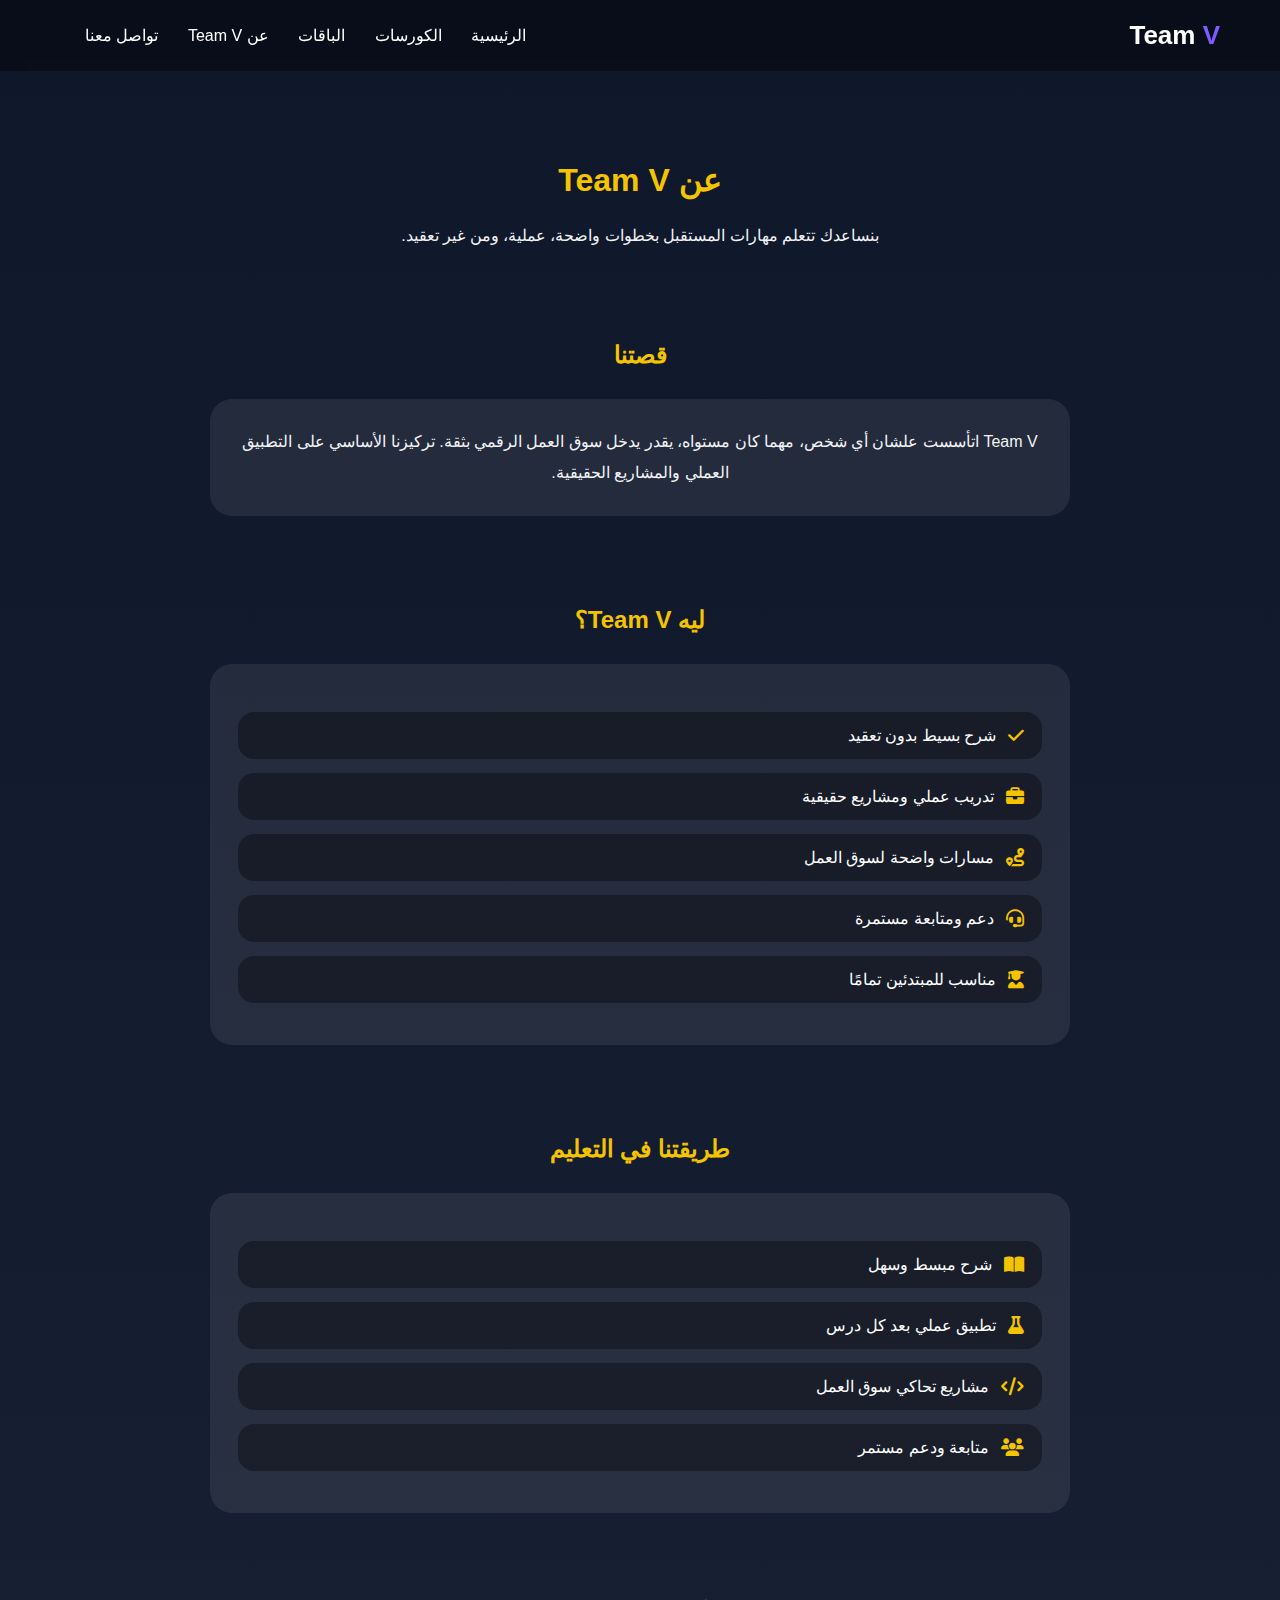
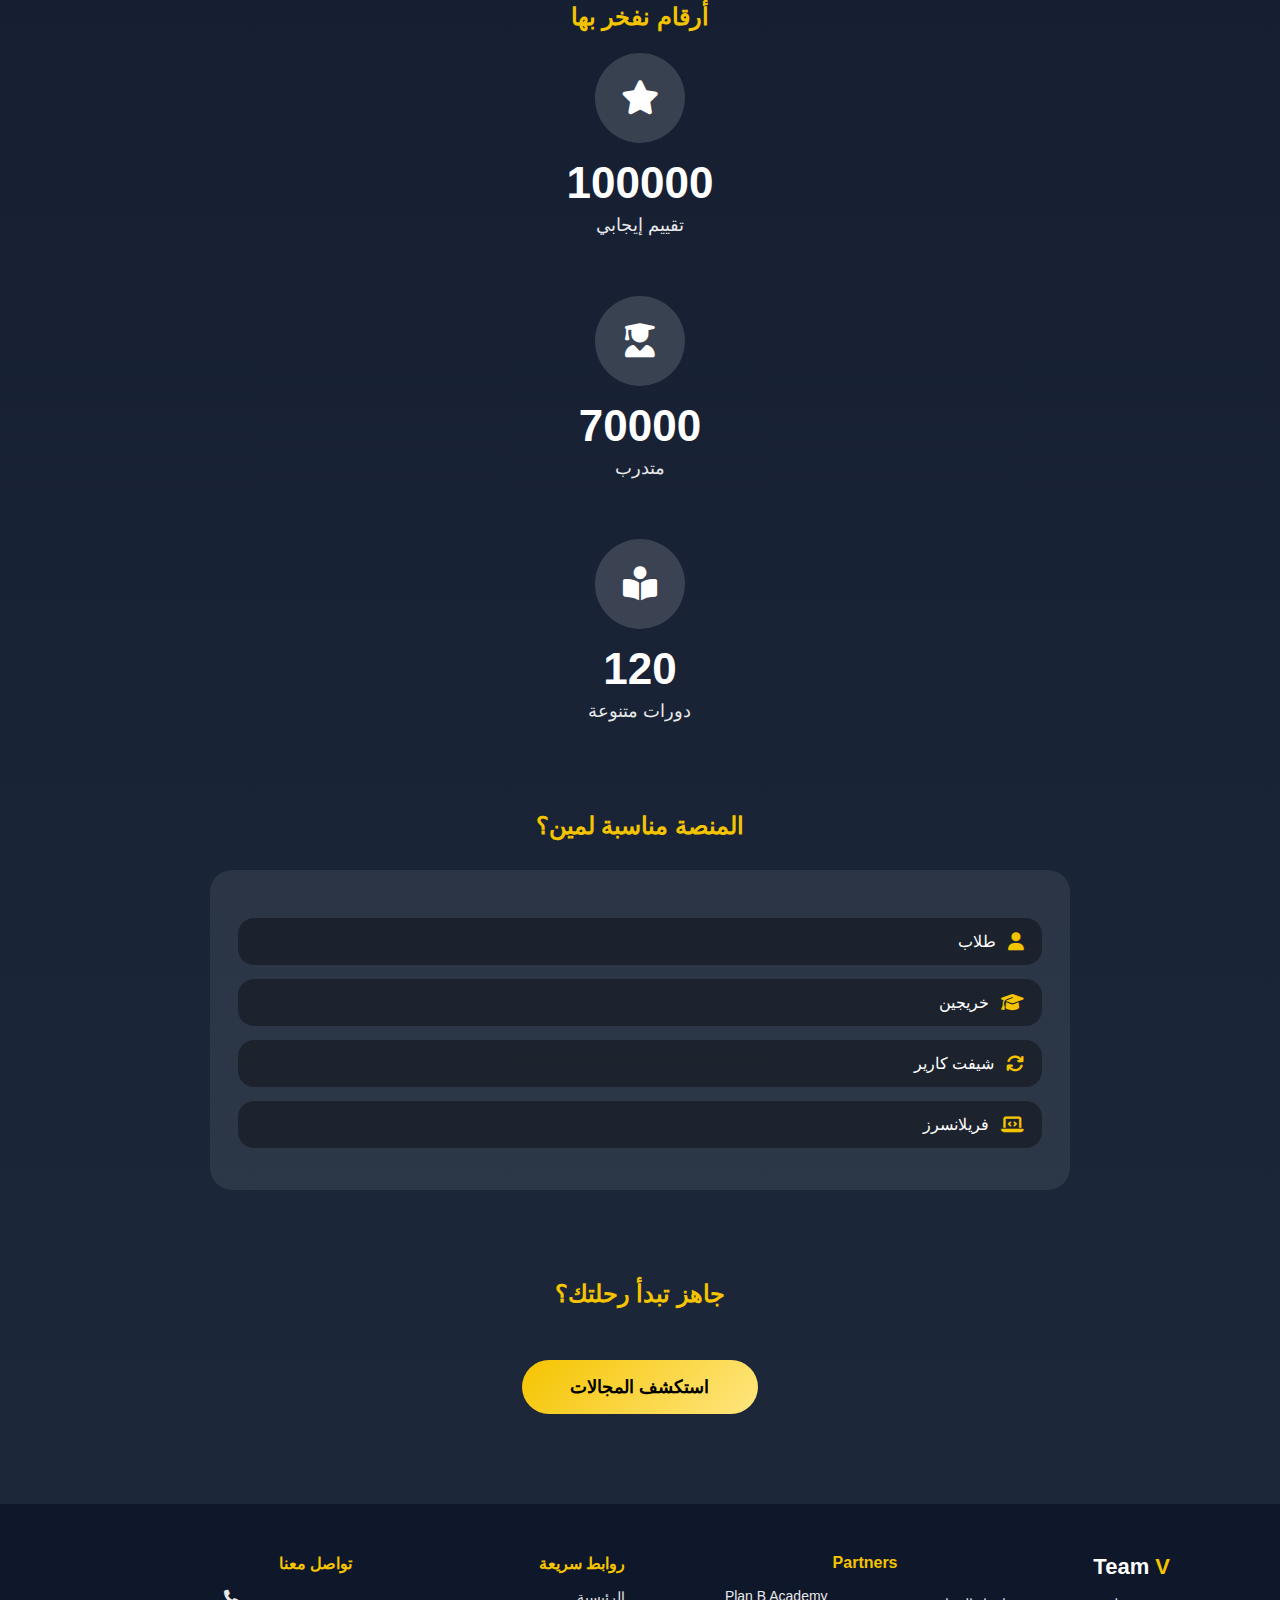
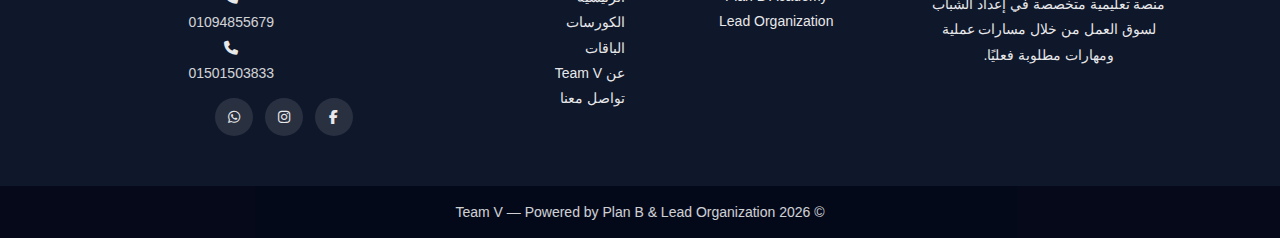
<file: apply.html>
<!DOCTYPE html>
<html lang="ar" dir="rtl">
<head>
  <meta charset="UTF-8">
  <meta name="viewport" content="width=device-width, initial-scale=1.0">
  <title>Team V | About Us</title>
  <link rel="stylesheet" href="style.css">
</head>

<body>

<header class="navbar">
  <div class="logo">Team <span>V</span></div>
  <nav>
    <a href="index.html">الرئيسية</a>
      <a href="fields.html">الكورسات</a>
      <a href="packages.html">الباقات</a>
      <a href="apply.html" class="active">عن Team V</a>
      <a href="contact.html">تواصل معنا</a>
  </nav>
</header>


































<!DOCTYPE html>
<html lang="ar" dir="rtl">
<head>
<meta charset="UTF-8">
<title>عن Team V</title>
<meta name="viewport" content="width=device-width, initial-scale=1.0">

<!-- Font Awesome -->
<link rel="stylesheet" href="https://cdnjs.cloudflare.com/ajax/libs/font-awesome/6.5.0/css/all.min.css">

<style>
/* Reset */
*{
  margin:0;
  padding:0;
  box-sizing:border-box;
  font-family:Cairo,sans-serif;
}

/* Body */
html,body{
  width:100%;
  background:linear-gradient(180deg,#0f172a,#1e293b);
  color:#fff;
}

/* Sections */
section{
  max-width:900px;
  margin:90px auto;
  padding:0 20px;
}

/* Titles */
h1,h2{
  color:#f5c400;
  text-align:center;
  margin-bottom:22px;
}

/* Text */
p{
  line-height:1.9;
  font-size:16px;
  opacity:.95;
  text-align:center;
}

/* Box */
.box{
  background:rgba(255,255,255,0.08);
  padding:28px;
  border-radius:22px;
  margin-top:30px;
}

/* Lists */
ul{
  list-style:none;
  margin-top:20px;
}
ul li{
  display:flex;
  align-items:center;
  gap:12px;
  margin-bottom:14px;
  background:rgba(0,0,0,.35);
  padding:14px 18px;
  border-radius:16px;
}
ul li i{
  color:#f5c400;
  font-size:18px;
}

/* Stats */
.stats{
  display:flex;
  flex-direction:column;
  gap:60px;
  text-align:center;
}
.stat .circle{
  width:90px;
  height:90px;
  margin:0 auto 15px;
  border-radius:50%;
  background:rgba(255,255,255,0.15);
  display:flex;
  align-items:center;
  justify-content:center;
}
.stat .circle i{
  font-size:34px;
  color:#fff;
}
.stat h3{
  font-size:44px;
  margin:10px 0 6px;
}
.stat span{
  font-size:18px;
  opacity:.9;
}

/* CTA */
.cta{
  text-align:center;
}
.cta a{
  display:inline-block;
  margin-top:30px;
  padding:16px 48px;
  border-radius:40px;
  background:linear-gradient(135deg,#f5c400,#ffe680);
  color:#000;
  font-weight:bold;
  text-decoration:none;
  font-size:18px;
}
</style>
</head>

<body>

<!-- HERO -->
<section>
  <h1>عن Team V</h1>
  <p>
    بنساعدك تتعلم مهارات المستقبل  
    بخطوات واضحة، عملية، ومن غير تعقيد.
  </p>
</section>

<!-- STORY -->
<section>
  <h2>قصتنا</h2>
  <div class="box">
    <p>
      Team V اتأسست علشان أي شخص، مهما كان مستواه،  
      يقدر يدخل سوق العمل الرقمي بثقة.  
      تركيزنا الأساسي على التطبيق العملي والمشاريع الحقيقية.
    </p>
  </div>
</section>

<!-- WHY TEAM V -->
<section>
  <h2>ليه Team V؟</h2>
  <div class="box">
    <ul>
      <li><i class="fa-solid fa-check"></i> شرح بسيط بدون تعقيد</li>
      <li><i class="fa-solid fa-briefcase"></i> تدريب عملي ومشاريع حقيقية</li>
      <li><i class="fa-solid fa-route"></i> مسارات واضحة لسوق العمل</li>
      <li><i class="fa-solid fa-headset"></i> دعم ومتابعة مستمرة</li>
      <li><i class="fa-solid fa-user-graduate"></i> مناسب للمبتدئين تمامًا</li>
    </ul>
  </div>
</section>

<!-- METHOD -->
<section>
  <h2>طريقتنا في التعليم</h2>
  <div class="box">
    <ul>
      <li><i class="fa-solid fa-book-open"></i> شرح مبسط وسهل</li>
      <li><i class="fa-solid fa-flask"></i> تطبيق عملي بعد كل درس</li>
      <li><i class="fa-solid fa-code"></i> مشاريع تحاكي سوق العمل</li>
      <li><i class="fa-solid fa-users"></i> متابعة ودعم مستمر</li>
    </ul>
  </div>
</section>

<!-- STATS -->
<section>
  <h2>أرقام نفخر بها</h2>
  <div class="stats">

    <div class="stat">
      <div class="circle">
        <i class="fa-solid fa-star"></i>
      </div>
      <h3>100000</h3>
      <span>تقييم إيجابي</span>
    </div>

    <div class="stat">
      <div class="circle">
        <i class="fa-solid fa-user-graduate"></i>
      </div>
      <h3>70000</h3>
      <span>متدرب</span>
    </div>

    <div class="stat">
      <div class="circle">
        <i class="fa-solid fa-book-open-reader"></i>
      </div>
      <h3>120</h3>
      <span>دورات متنوعة</span>
    </div>

  </div>
</section>

<!-- WHO -->
<section>
  <h2>المنصة مناسبة لمين؟</h2>
  <div class="box">
    <ul>
      <li><i class="fa-solid fa-user"></i> طلاب</li>
      <li><i class="fa-solid fa-graduation-cap"></i> خريجين</li>
      <li><i class="fa-solid fa-arrows-rotate"></i> شيفت كارير</li>
      <li><i class="fa-solid fa-laptop-code"></i> فريلانسرز</li>
    </ul>
  </div>
</section>

<!-- CTA -->
<section class="cta">
  <h2>جاهز تبدأ رحلتك؟</h2>
  <a href="fieldes.html">استكشف المجالات</a>
</section>

<!-- ===== FOOTER ===== -->
<!-- Font Awesome -->
<link rel="stylesheet" href="https://cdnjs.cloudflare.com/ajax/libs/font-awesome/6.5.0/css/all.min.css">

<footer class="site-footer">

  <div class="footer-container">

    <!-- Brand -->
    <div class="footer-box">
      <h3>Team <span>V</span></h3>
      <p>
        منصة تعليمية متخصصة في إعداد الشباب لسوق العمل  
        من خلال مسارات عملية ومهارات مطلوبة فعليًا.
      </p>
    </div>

    <!-- Partners -->
    <div class="footer-box">
      <h4>Partners</h4>
      <p>Plan B Academy</p>
      <p>Lead Organization</p>
    </div>

    <!-- Links -->
    <div class="footer-box">
      <h4>روابط سريعة</h4>
      <a href="index.html">الرئيسية</a>
      <a href="fields.html">الكورسات</a>
      <a href="packages.html">الباقات</a>
      <a href="apply.html">عن Team V</a>
      <a href="contact.html">تواصل معنا</a>
    </div>

    <!-- Contact & Social -->
    <div class="footer-box">
      <h4>تواصل معنا</h4>

      <p>
        <i class="fa-solid fa-phone"></i>
        <a href="tel:01094855679">01094855679</a>
      </p>
      <p>
        <i class="fa-solid fa-phone"></i>
        <a href="tel:01501503833">01501503833</a>
      </p>

      <div class="social">
        <a href="https://www.facebook.com/hamdy.alrifai1?mibextid=ZbWKwL" target="_blank">
          <i class="fa-brands fa-facebook-f"></i>
        </a>
        <a href="https://www.instagram.com/hamdy.alrifai1?igsh=MWpnaXF2d2hyYnI2Zg==" target="_blank">
          <i class="fa-brands fa-instagram"></i>
        </a>
        <a href="https://wa.me/201094855679" target="_blank">
          <i class="fa-brands fa-whatsapp"></i>
        </a>
      </div>
    </div>

  </div>

  <div class="footer-bottom">
    © 2026 Team V — Powered by Plan B & Lead Organization
  </div>

</footer>

<style>
.site-footer{
  background:#0f172a;
  color:#fff;
  margin-top:80px;
}
.footer-container{
  max-width:1100px;
  margin:auto;
  padding:50px 20px;
  display:grid;
  grid-template-columns:repeat(auto-fit,minmax(220px,1fr));
  gap:30px;
}
.footer-box h3{
  font-size:22px;
  margin-bottom:12px;
}
.footer-box h3 span{
  color:#f5c400;
}
.footer-box h4{
  color:#f5c400;
  margin-bottom:12px;
}
.footer-box p,
.footer-box a{
  font-size:14px;
  line-height:1.8;
  opacity:.9;
  color:#fff;
  text-decoration:none;
  display:block;
}
.footer-box a:hover{
  color:#f5c400;
}

/* Social Icons */
.social{
  display:flex;
  gap:12px;
  margin-top:12px;
}
.social a{
  width:38px;
  height:38px;
  border-radius:50%;
  background:rgba(255,255,255,0.12);
  display:flex;
  align-items:center;
  justify-content:center;
  color:#fff;
  transition:.3s;
}
.social a:hover{
  background:#f5c400;
  color:#000;
}

.footer-bottom{
  text-align:center;
  padding:18px;
  background:#020617;
  font-size:14px;
  opacity:.8;
}
</style>

</body>
</html>
</file>
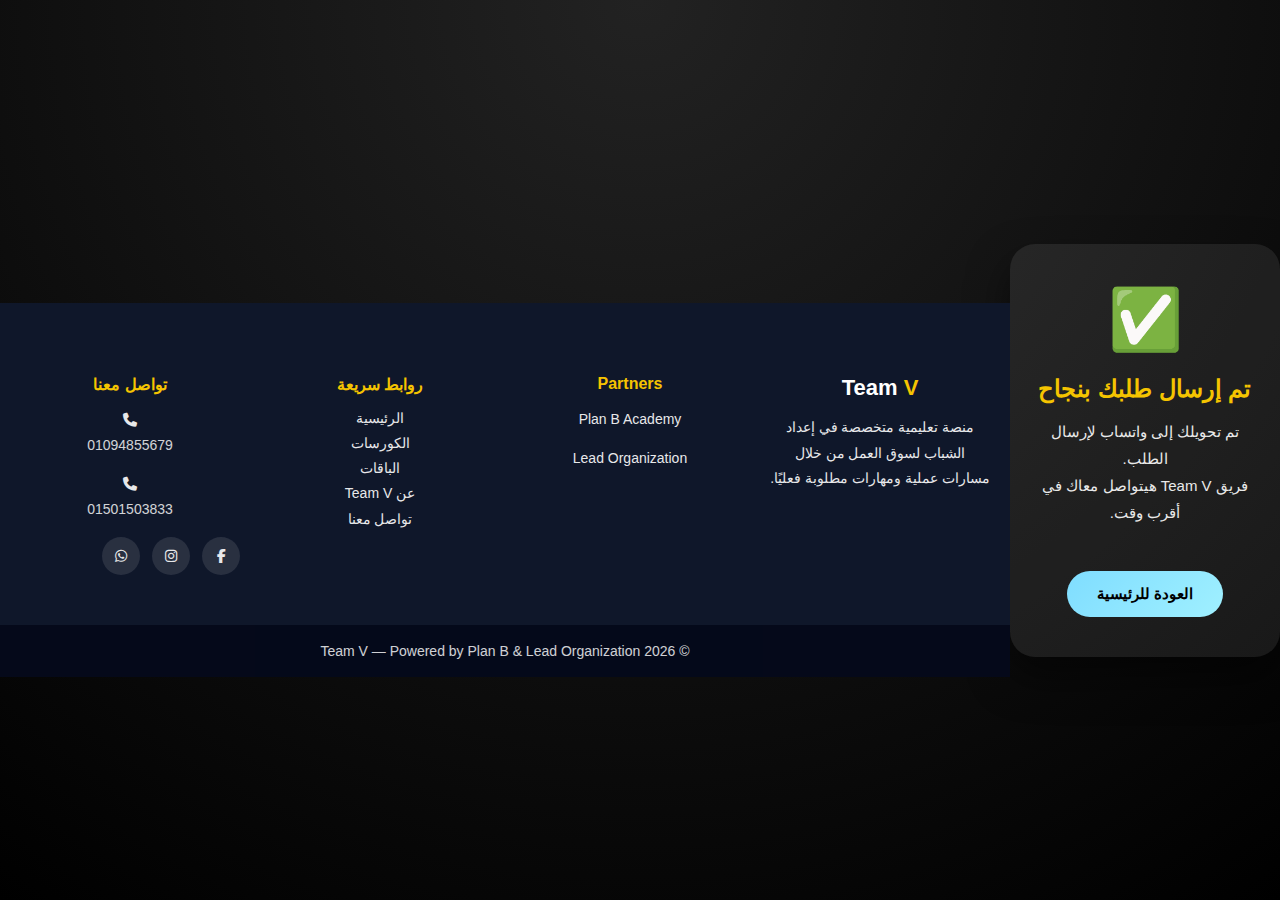
<file: confirm.html>
<!DOCTYPE html>
<html lang="ar" dir="rtl">
<head>
  <meta charset="UTF-8">
  <meta name="viewport" content="width=device-width, initial-scale=1.0">
  <title>تم استلام طلبك | Team V</title>

  <style>
    body {
      margin: 0;
      font-family: Cairo, sans-serif;
      background: radial-gradient(circle at top, #222, #000);
      color: #fff;
      display: flex;
      align-items: center;
      justify-content: center;
      min-height: 100vh;
      text-align: center;
    }

    .confirm-box {
      background: rgba(255,255,255,0.08);
      padding: 40px 25px;
      border-radius: 25px;
      box-shadow: 0 20px 40px rgba(0,0,0,0.5);
      max-width: 400px;
      width: 90%;
    }

    .check {
      font-size: 60px;
      color: #25d366;
      margin-bottom: 20px;
    }

    h2 {
      margin-bottom: 15px;
      color: #f5c400;
    }

    p {
      font-size: 15px;
      line-height: 1.8;
      opacity: 0.9;
    }

    .btn {
      margin-top: 30px;
      padding: 14px 30px;
      border-radius: 30px;
      border: none;
      background: linear-gradient(135deg,#7fddff,#a0f0ff);
      color: #000;
      font-weight: bold;
      cursor: pointer;
      font-size: 15px;
      text-decoration: none;
      display: inline-block;
    }
  </style>
</head>

<body>

  <div class="confirm-box">
    <div class="check">✅</div>
    <h2>تم إرسال طلبك بنجاح</h2>
    <p>
      تم تحويلك إلى واتساب لإرسال الطلب.  
      <br>
      فريق Team V هيتواصل معاك في أقرب وقت.
    </p>

    <a href="packages.html" class="btn">العودة للرئيسية</a>
  </div>

<!-- ===== FOOTER ===== -->
<!-- Font Awesome -->
<link rel="stylesheet" href="https://cdnjs.cloudflare.com/ajax/libs/font-awesome/6.5.0/css/all.min.css">

<footer class="site-footer">

  <div class="footer-container">

    <!-- Brand -->
    <div class="footer-box">
      <h3>Team <span>V</span></h3>
      <p>
        منصة تعليمية متخصصة في إعداد الشباب لسوق العمل  
        من خلال مسارات عملية ومهارات مطلوبة فعليًا.
      </p>
    </div>

    <!-- Partners -->
    <div class="footer-box">
      <h4>Partners</h4>
      <p>Plan B Academy</p>
      <p>Lead Organization</p>
    </div>

    <!-- Links -->
    <div class="footer-box">
      <h4>روابط سريعة</h4>
      <a href="index.html">الرئيسية</a>
      <a href="fields.html">الكورسات</a>
      <a href="packages.html">الباقات</a>
      <a href="apply.html">عن Team V</a>
      <a href="contact.html">تواصل معنا</a>
    </div>

    <!-- Contact & Social -->
    <div class="footer-box">
      <h4>تواصل معنا</h4>

      <p>
        <i class="fa-solid fa-phone"></i>
        <a href="tel:01094855679">01094855679</a>
      </p>
      <p>
        <i class="fa-solid fa-phone"></i>
        <a href="tel:01501503833">01501503833</a>
      </p>

      <div class="social">
        <a href="https://www.facebook.com/hamdy.alrifai1?mibextid=ZbWKwL" target="_blank">
          <i class="fa-brands fa-facebook-f"></i>
        </a>
        <a href="https://www.instagram.com/hamdy.alrifai1?igsh=MWpnaXF2d2hyYnI2Zg==" target="_blank">
          <i class="fa-brands fa-instagram"></i>
        </a>
        <a href="https://wa.me/201094855679" target="_blank">
          <i class="fa-brands fa-whatsapp"></i>
        </a>
      </div>
    </div>

  </div>

  <div class="footer-bottom">
    © 2026 Team V — Powered by Plan B & Lead Organization
  </div>

</footer>

<style>
.site-footer{
  background:#0f172a;
  color:#fff;
  margin-top:80px;
}
.footer-container{
  max-width:1100px;
  margin:auto;
  padding:50px 20px;
  display:grid;
  grid-template-columns:repeat(auto-fit,minmax(220px,1fr));
  gap:30px;
}
.footer-box h3{
  font-size:22px;
  margin-bottom:12px;
}
.footer-box h3 span{
  color:#f5c400;
}
.footer-box h4{
  color:#f5c400;
  margin-bottom:12px;
}
.footer-box p,
.footer-box a{
  font-size:14px;
  line-height:1.8;
  opacity:.9;
  color:#fff;
  text-decoration:none;
  display:block;
}
.footer-box a:hover{
  color:#f5c400;
}

/* Social Icons */
.social{
  display:flex;
  gap:12px;
  margin-top:12px;
}
.social a{
  width:38px;
  height:38px;
  border-radius:50%;
  background:rgba(255,255,255,0.12);
  display:flex;
  align-items:center;
  justify-content:center;
  color:#fff;
  transition:.3s;
}
.social a:hover{
  background:#f5c400;
  color:#000;
}

.footer-bottom{
  text-align:center;
  padding:18px;
  background:#020617;
  font-size:14px;
  opacity:.8;
}
</style>

</body>
</html>
</file>
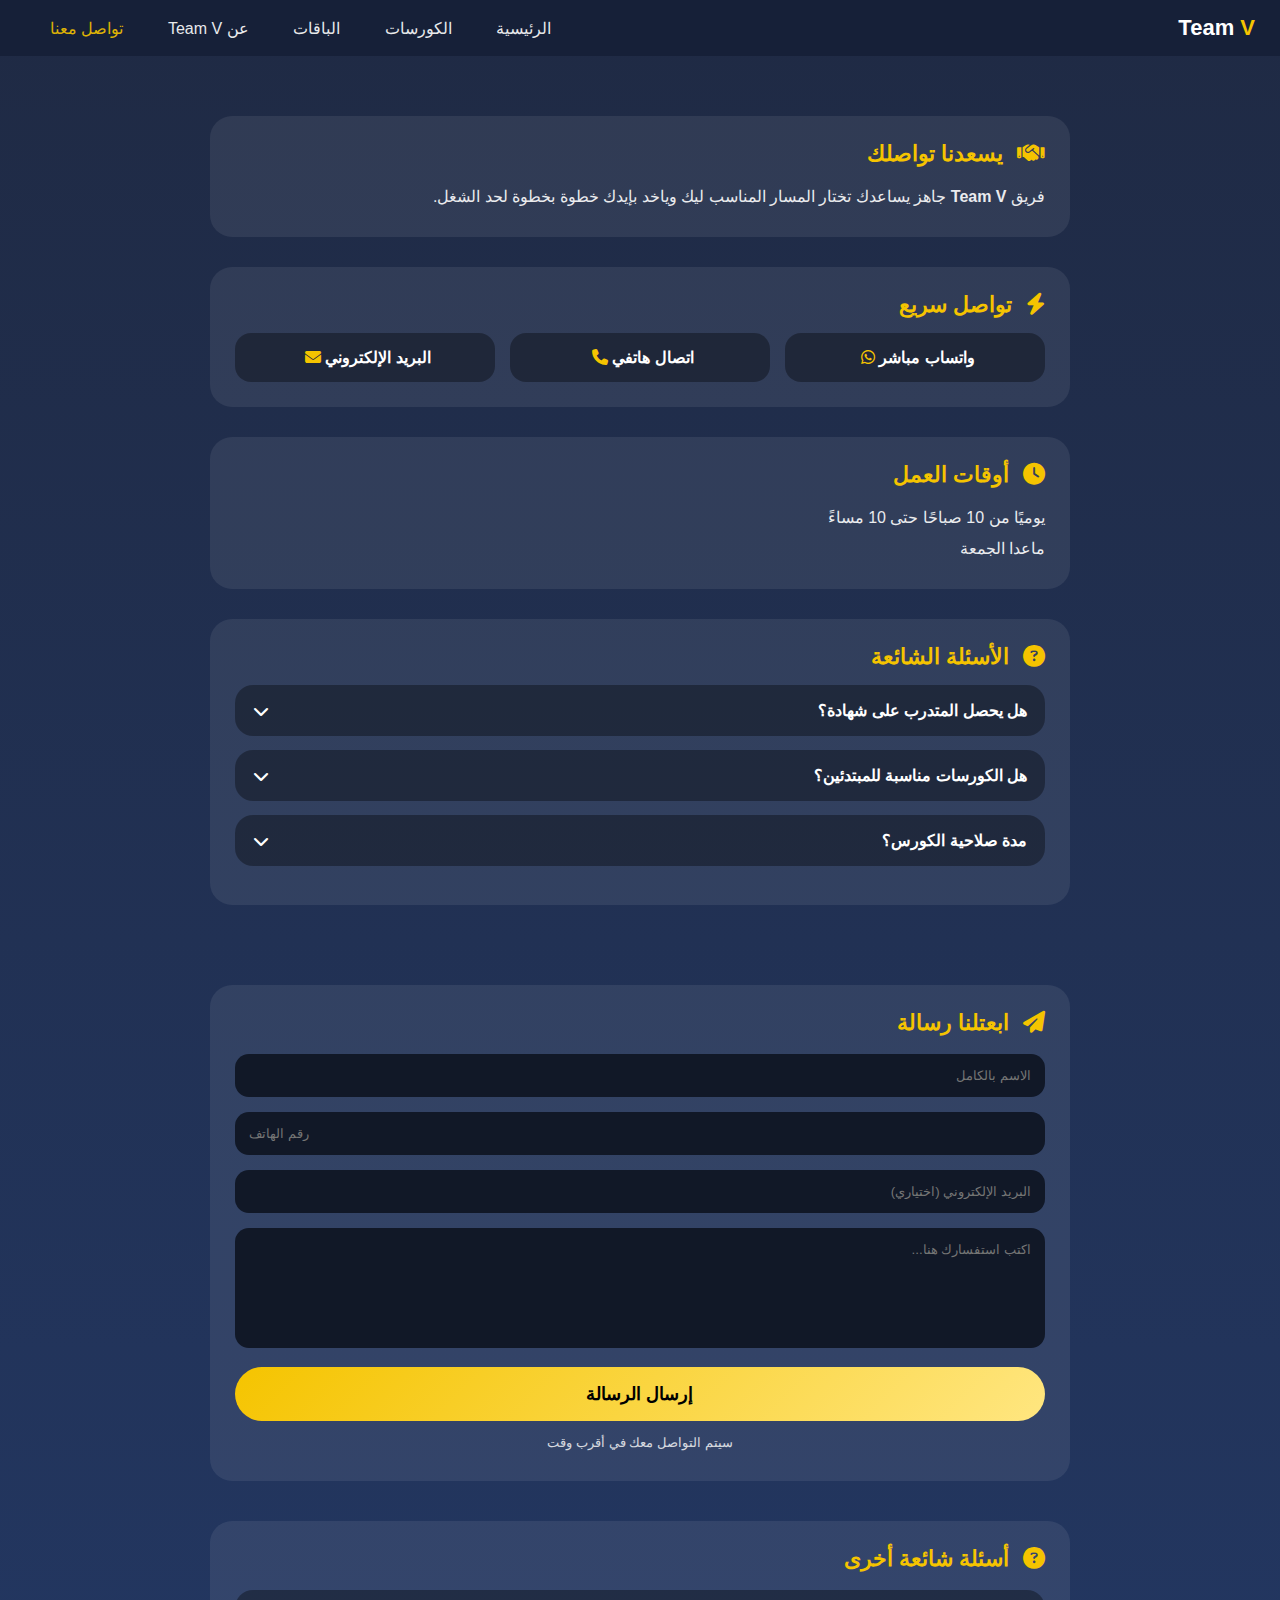
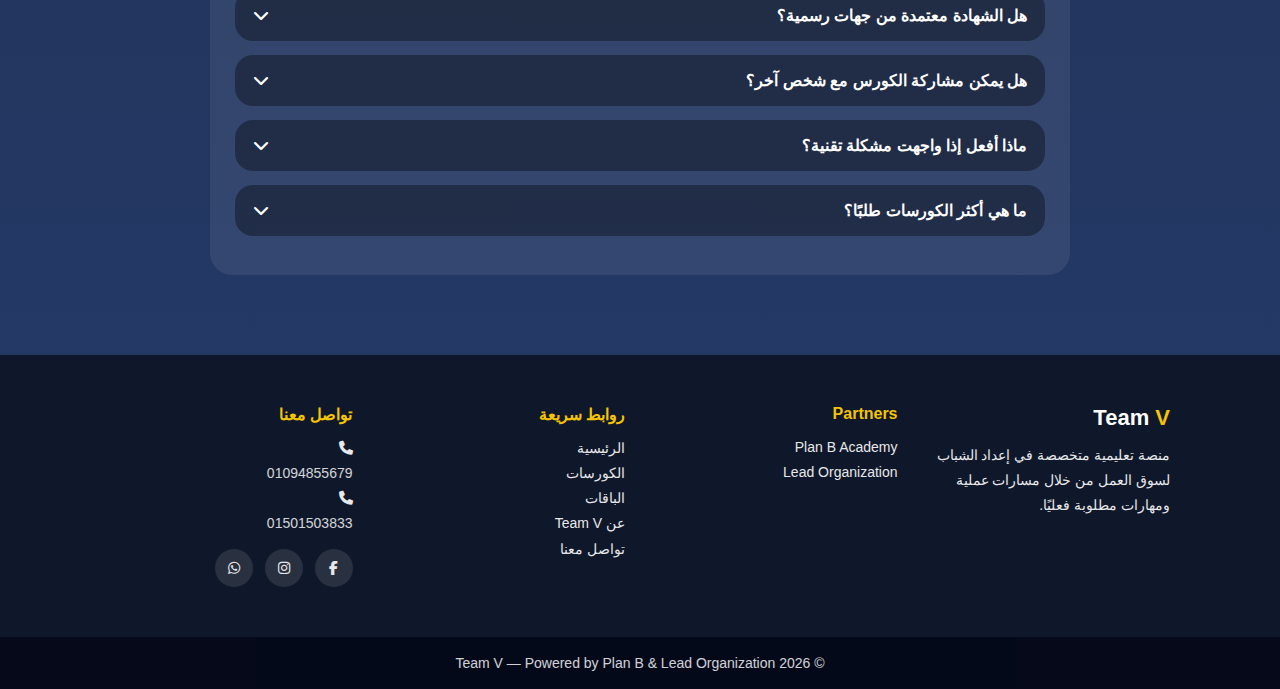
<file: contact.html>
<!DOCTYPE html>
<html lang="ar" dir="rtl">
<head>
  <meta charset="UTF-8">
  <meta name="viewport" content="width=device-width, initial-scale=1.0">
  <title>Team V | About Us</title>
  <link rel="stylesheet" href="style.css">
</head>

<body>


  <!-- Main Style -->
  <style>
    *{
      margin:0;
      padding:0;
      box-sizing:border-box;
      font-family:Cairo,sans-serif;
    }

    body{
      background:linear-gradient(180deg,#1f2a44,#243b6b);
      color:#fff;
    }

    /* Navbar */
    .navbar{
      background:#162038;
      padding:15px 25px;
      display:flex;
      justify-content:space-between;
      align-items:center;
    }

    .logo{
      font-size:22px;
      font-weight:bold;
    }
    .logo span{
      color:#f5c400;
    }

    nav a{
      color:#fff;
      text-decoration:none;
      margin-right:15px;
      font-size:15px;
      opacity:.9;
    }
    nav a.active,
    nav a:hover{
      color:#f5c400;
    }

    /* Container */
    .container{
      max-width:900px;
      margin:60px auto;
      padding:0 20px;
    }

    .section{
      background:rgba(255,255,255,0.08);
      padding:25px;
      border-radius:22px;
      margin-bottom:30px;
      animation:fadeUp .7s ease;
    }

    h2{
      color:#f5c400;
      margin-bottom:15px;
      font-size:22px;
    }

    h2 i{
      margin-left:8px;
    }

    p{
      line-height:1.9;
      opacity:.9;
    }

    /* Quick Contact */
    .quick{
      display:grid;
      grid-template-columns:repeat(auto-fit,minmax(200px,1fr));
      gap:15px;
    }

    .quick a{
      background:rgba(0,0,0,.35);
      padding:15px;
      border-radius:16px;
      text-align:center;
      color:#fff;
      font-weight:bold;
      text-decoration:none;
      transition:.3s;
    }

    .quick a i{
      color:#f5c400;
      margin-left:6px;
    }

    .quick a:hover{
      transform:scale(1.05);
      box-shadow:0 0 12px rgba(245,196,0,.5);
    }

    /* FAQ */
    .faq-box{
      background:rgba(0,0,0,.35);
      border-radius:18px;
      margin-bottom:15px;
      overflow:hidden;
    }

    .faq-question{
      padding:18px;
      cursor:pointer;
      display:flex;
      justify-content:space-between;
      align-items:center;
      font-weight:bold;
    }

    .faq-question i{
      transition:.4s;
    }

    .faq-answer{
      max-height:0;
      overflow:hidden;
      padding:0 18px;
      line-height:1.9;
      font-size:15px;
      transition:.6s;
      opacity:.9;
    }

    .faq-box.active .faq-answer{
      max-height:300px;
      padding:15px 18px 25px;
    }

    .faq-box.active .faq-question i{
      transform:rotate(180deg);
      color:#f5c400;
    }

    .faq-icon{
      text-align:center;
      margin-bottom:10px;
    }

    .faq-icon i{
      font-size:46px;
      color:#f5c400;
    }

    @keyframes fadeUp{
      from{opacity:0;transform:translateY(25px)}
      to{opacity:1;transform:translateY(0)}
    }
  </style>
</head>

<body>

<!-- Navbar -->
<header class="navbar">
  <div class="logo">Team <span>V</span></div>
  <nav>
    <a href="index.html">الرئيسية</a>
    <a href="fields.html">الكورسات</a>
    <a href="packages.html">الباقات</a>
    <a href="apply.html">عن Team V</a>
    <a href="contact.html" class="active">تواصل معنا</a>
  </nav>
</header>

<div class="container">

  <!-- Welcome -->
  <div class="section">
    <h2><i class="fa-solid fa-handshake"></i> يسعدنا تواصلك</h2>
    <p>
      فريق <b>Team V</b> جاهز يساعدك تختار المسار المناسب ليك  
      وياخد بإيدك خطوة بخطوة لحد الشغل.
    </p>
  </div>

  <!-- Quick Contact -->
  <div class="section">
    <h2><i class="fa-solid fa-bolt"></i> تواصل سريع</h2>
    <div class="quick">
      <a href="https://wa.me/201094855679" target="_blank">
        واتساب مباشر <i class="fa-brands fa-whatsapp"></i>
      </a>
      <a href="tel:01094855679">
        اتصال هاتفي <i class="fa-solid fa-phone"></i>
      </a>
      <a href="mailto:teamv@gmail.com">
        البريد الإلكتروني <i class="fa-solid fa-envelope"></i>
      </a>
    </div>
  </div>

  <!-- Working Hours -->
  <div class="section">
    <h2><i class="fa-solid fa-clock"></i> أوقات العمل</h2>
    <p>
      يوميًا من 10 صباحًا حتى 10 مساءً  
      <br>ماعدا الجمعة
    </p>
  </div>

  <!-- FAQ -->
  <div class="section">
    <h2><i class="fa-solid fa-circle-question"></i> الأسئلة الشائعة</h2>

    <div class="faq-box">
      <div class="faq-question">
        هل يحصل المتدرب على شهادة؟
        <i class="fa-solid fa-chevron-down"></i>
      </div>
      <div class="faq-answer">
        <div class="faq-icon"><i class="fa-solid fa-certificate"></i></div>
        نعم، شهادة معتمدة من Team V بعد إتمام الكورس.
      </div>
    </div>

    <div class="faq-box">
      <div class="faq-question">
        هل الكورسات مناسبة للمبتدئين؟
        <i class="fa-solid fa-chevron-down"></i>
      </div>
      <div class="faq-answer">
        <div class="faq-icon"><i class="fa-solid fa-user-graduate"></i></div>
        أيوه، كل الكورسات تبدأ من الصفر.
      </div>
    </div>

    <div class="faq-box">
      <div class="faq-question">
        مدة صلاحية الكورس؟
        <i class="fa-solid fa-chevron-down"></i>
      </div>
      <div class="faq-answer">
        <div class="faq-icon"><i class="fa-solid fa-infinity"></i></div>
        الكورس متاح مدى الحياة.
      </div>
    </div>

  </div>

</div>

<script>
document.querySelectorAll(".faq-question").forEach(q=>{
  q.onclick = ()=>{
    q.parentElement.classList.toggle("active");
  }
});
</script>






















<!-- ===== FORM + FAQ SECTION ===== -->
<link rel="stylesheet" href="https://cdnjs.cloudflare.com/ajax/libs/font-awesome/6.5.0/css/all.min.css">

<section class="extra-section">

  <!-- ===== FORM ===== -->
  <div class="box">
    <h2><i class="fa-solid fa-paper-plane"></i> ابعتلنا رسالة</h2>

    <form onsubmit="sendForm(event)">
      <input type="text" id="name" placeholder="الاسم بالكامل" required>
      <input type="tel" id="phone" placeholder="رقم الهاتف" required>
      <input type="email" id="email" placeholder="البريد الإلكتروني (اختياري)">
      <textarea id="message" placeholder="اكتب استفسارك هنا..." required></textarea>

      <button type="submit">إرسال الرسالة</button>
    </form>

    <p class="note">سيتم التواصل معك في أقرب وقت</p>
  </div>

  <!-- ===== FAQ ===== -->
  <div class="box">
    <h2><i class="fa-solid fa-circle-question"></i> أسئلة شائعة أخرى</h2>

    <div class="faq-box">
      <div class="faq-question">
        هل الشهادة معتمدة من جهات رسمية؟
        <i class="fa-solid fa-chevron-down"></i>
      </div>
      <div class="faq-answer">
        <div class="faq-icon"><i class="fa-solid fa-building-columns"></i></div>
        الشهادة معتمدة من Team V وتفيدك في التقديم على الوظائف والعمل الحر.
      </div>
    </div>

    <div class="faq-box">
      <div class="faq-question">
        هل يمكن مشاركة الكورس مع شخص آخر؟
        <i class="fa-solid fa-chevron-down"></i>
      </div>
      <div class="faq-answer">
        <div class="faq-icon"><i class="fa-solid fa-user-lock"></i></div>
        لا، الكورس مخصص لشخص واحد فقط للحفاظ على جودة المحتوى.
      </div>
    </div>

    <div class="faq-box">
      <div class="faq-question">
        ماذا أفعل إذا واجهت مشكلة تقنية؟
        <i class="fa-solid fa-chevron-down"></i>
      </div>
      <div class="faq-answer">
        <div class="faq-icon"><i class="fa-solid fa-headset"></i></div>
        يوجد دعم فني متاح لمساعدتك فورًا في أي مشكلة.
      </div>
    </div>

    <div class="faq-box">
      <div class="faq-question">
        ما هي أكثر الكورسات طلبًا؟
        <i class="fa-solid fa-chevron-down"></i>
      </div>
      <div class="faq-answer">
        <div class="faq-icon"><i class="fa-solid fa-fire"></i></div>
        البرمجة، الديجيتال ماركتنج، الجرافيك ديزاين، والمونتاج.
      </div>
    </div>

  </div>

</section>

<style>
.extra-section{
  max-width:900px;
  margin:80px auto;
  padding:0 20px;
  color:#fff;
}
.box{
  background:rgba(255,255,255,0.08);
  padding:25px;
  border-radius:22px;
  margin-bottom:40px;
}
.box h2{
  color:#f5c400;
  margin-bottom:18px;
}
.box h2 i{
  margin-left:8px;
}

/* Form */
form input, form textarea{
  width:100%;
  padding:14px;
  border-radius:14px;
  border:none;
  margin-bottom:15px;
  background:#111827;
  color:#fff;
}
form textarea{
  resize:none;
  height:120px;
}
button{
  width:100%;
  padding:16px;
  border:none;
  border-radius:40px;
  background:linear-gradient(135deg,#f5c400,#ffe680);
  color:#000;
  font-size:18px;
  font-weight:bold;
  cursor:pointer;
}
.note{
  font-size:13px;
  opacity:.8;
  margin-top:10px;
  text-align:center;
}

/* FAQ */
.faq-box{
  background:rgba(0,0,0,.35);
  border-radius:18px;
  margin-bottom:14px;
  overflow:hidden;
}
.faq-question{
  padding:16px 18px;
  display:flex;
  justify-content:space-between;
  align-items:center;
  cursor:pointer;
  font-weight:bold;
}
.faq-question i{
  transition:.4s;
}
.faq-answer{
  max-height:0;
  overflow:hidden;
  padding:0 18px;
  font-size:15px;
  line-height:1.9;
  transition:.6s;
  opacity:.9;
}
.faq-icon{
  text-align:center;
  margin:15px 0 10px;
}
.faq-icon i{
  font-size:42px;
  color:#f5c400;
}
.faq-box.active .faq-answer{
  max-height:260px;
  padding:15px 18px 25px;
}
.faq-box.active .faq-question i{
  transform:rotate(180deg);
  color:#f5c400;
}
</style>

<script>
/* FAQ Toggle */
document.querySelectorAll(".faq-question").forEach(q=>{
  q.onclick = ()=> q.parentElement.classList.toggle("active");
});

/* Send Form to WhatsApp */
function sendForm(e){
  e.preventDefault();
  const name=document.getElementById("name").value;
  const phone=document.getElementById("phone").value;
  const email=document.getElementById("email").value;
  const message=document.getElementById("message").value;

  let text=`رسالة جديدة - Team V\n\n`;
  text+=`الاسم: ${name}\n`;
  text+=`الهاتف: ${phone}\n`;
  if(email) text+=`الإيميل: ${email}\n`;
  text+=`\nالرسالة:\n${message}`;

  window.open(
    `https://wa.me/201094855679?text=${encodeURIComponent(text)}`,
    "_blank"
  );
}
</script>




<!-- ===== FOOTER ===== -->
<!-- Font Awesome -->
<link rel="stylesheet" href="https://cdnjs.cloudflare.com/ajax/libs/font-awesome/6.5.0/css/all.min.css">

<footer class="site-footer">

  <div class="footer-container">

    <!-- Brand -->
    <div class="footer-box">
      <h3>Team <span>V</span></h3>
      <p>
        منصة تعليمية متخصصة في إعداد الشباب لسوق العمل  
        من خلال مسارات عملية ومهارات مطلوبة فعليًا.
      </p>
    </div>

    <!-- Partners -->
    <div class="footer-box">
      <h4>Partners</h4>
      <p>Plan B Academy</p>
      <p>Lead Organization</p>
    </div>

    <!-- Links -->
    <div class="footer-box">
      <h4>روابط سريعة</h4>
      <a href="index.html">الرئيسية</a>
      <a href="fields.html">الكورسات</a>
      <a href="packages.html">الباقات</a>
      <a href="apply.html">عن Team V</a>
      <a href="contact.html">تواصل معنا</a>
    </div>

    <!-- Contact & Social -->
    <div class="footer-box">
      <h4>تواصل معنا</h4>

      <p>
        <i class="fa-solid fa-phone"></i>
        <a href="tel:01094855679">01094855679</a>
      </p>
      <p>
        <i class="fa-solid fa-phone"></i>
        <a href="tel:01501503833">01501503833</a>
      </p>

      <div class="social">
        <a href="https://www.facebook.com/hamdy.alrifai1?mibextid=ZbWKwL" target="_blank">
          <i class="fa-brands fa-facebook-f"></i>
        </a>
        <a href="https://www.instagram.com/hamdy.alrifai1?igsh=MWpnaXF2d2hyYnI2Zg==" target="_blank">
          <i class="fa-brands fa-instagram"></i>
        </a>
        <a href="https://wa.me/201094855679" target="_blank">
          <i class="fa-brands fa-whatsapp"></i>
        </a>
      </div>
    </div>

  </div>

  <div class="footer-bottom">
    © 2026 Team V — Powered by Plan B & Lead Organization
  </div>

</footer>

<style>
.site-footer{
  background:#0f172a;
  color:#fff;
  margin-top:80px;
}
.footer-container{
  max-width:1100px;
  margin:auto;
  padding:50px 20px;
  display:grid;
  grid-template-columns:repeat(auto-fit,minmax(220px,1fr));
  gap:30px;
}
.footer-box h3{
  font-size:22px;
  margin-bottom:12px;
}
.footer-box h3 span{
  color:#f5c400;
}
.footer-box h4{
  color:#f5c400;
  margin-bottom:12px;
}
.footer-box p,
.footer-box a{
  font-size:14px;
  line-height:1.8;
  opacity:.9;
  color:#fff;
  text-decoration:none;
  display:block;
}
.footer-box a:hover{
  color:#f5c400;
}

/* Social Icons */
.social{
  display:flex;
  gap:12px;
  margin-top:12px;
}
.social a{
  width:38px;
  height:38px;
  border-radius:50%;
  background:rgba(255,255,255,0.12);
  display:flex;
  align-items:center;
  justify-content:center;
  color:#fff;
  transition:.3s;
}
.social a:hover{
  background:#f5c400;
  color:#000;
}

.footer-bottom{
  text-align:center;
  padding:18px;
  background:#020617;
  font-size:14px;
  opacity:.8;
}
</style>

</body>
</html>
</file>
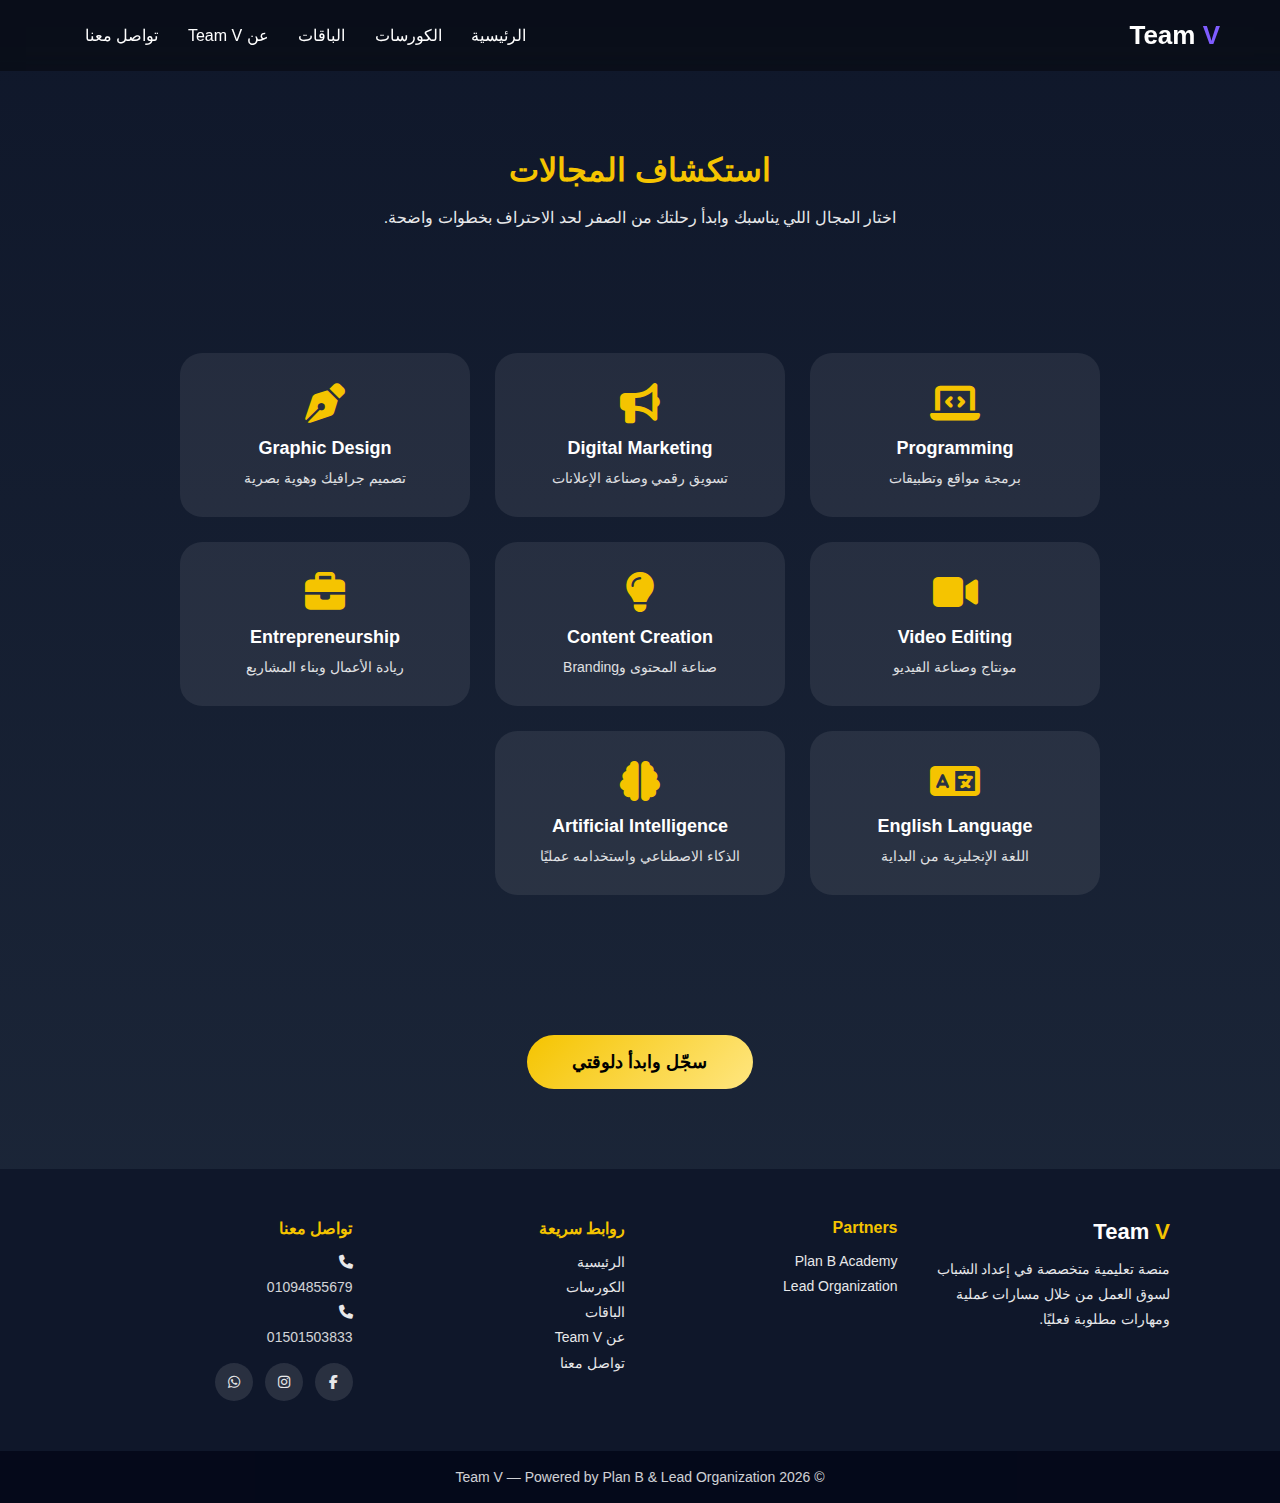
<file: fieldes.html>
<!DOCTYPE html>
<html lang="ar" dir="rtl">
<head>
<meta charset="UTF-8">
<title>استكشاف المجالات | Team V</title>
<meta name="viewport" content="width=device-width, initial-scale=1.0">

<!-- Font Awesome -->
<link rel="stylesheet" href="https://cdnjs.cloudflare.com/ajax/libs/font-awesome/6.5.0/css/all.min.css">


<!DOCTYPE html>
<html lang="ar" dir="rtl">
<head>
  <meta charset="UTF-8">
  <meta name="viewport" content="width=device-width, initial-scale=1.0">
  <title>Team V | About Us</title>
  <link rel="stylesheet" href="style.css">
</head>

<body>

<header class="navbar">
  <div class="logo">Team <span>V</span></div>
  <nav>
    <a href="index.html">الرئيسية</a>
      <a href="fields.html">الكورسات</a>
      <a href="packages.html">الباقات</a>
      <a href="apply.html" class="active">عن Team V</a>
      <a href="contact.html">تواصل معنا</a>
  </nav>
</header>






<style>
*{
  margin:0;
  padding:0;
  box-sizing:border-box;
  font-family:Cairo,sans-serif;
}

html,body{
  width:100%;
  background:linear-gradient(180deg,#0f172a,#1e293b);
  color:#fff;
}

/* Page */
.page{
  max-width:1000px;
  margin:80px auto;
  padding:0 20px;
}

/* Title */
.page h1{
  text-align:center;
  color:#f5c400;
  margin-bottom:15px;
}
.page p{
  text-align:center;
  opacity:.9;
  margin-bottom:50px;
  line-height:1.8;
}

/* Fields */
.fields{
  display:grid;
  grid-template-columns:repeat(auto-fit,minmax(240px,1fr));
  gap:25px;
}

.field{
  background:rgba(255,255,255,0.08);
  padding:30px 20px;
  border-radius:22px;
  text-align:center;
  text-decoration:none;
  color:#fff;
  transition:.4s;
}
.field:hover{
  transform:translateY(-8px);
  box-shadow:0 0 25px rgba(245,196,0,.4);
}

/* Icon */
.field i{
  font-size:40px;
  margin-bottom:15px;
  color:#f5c400;
}

/* Name */
.field h3{
  margin-bottom:10px;
  font-size:18px;
}

/* Desc */
.field span{
  font-size:14px;
  opacity:.85;
}

/* CTA */
.cta{
  text-align:center;
  margin-top:70px;
}
.cta a{
  display:inline-block;
  padding:16px 45px;
  border-radius:40px;
  background:linear-gradient(135deg,#f5c400,#ffe680);
  color:#000;
  font-weight:bold;
  text-decoration:none;
  font-size:18px;
}
</style>
</head>

<body>

<div class="page">

  <h1>استكشاف المجالات</h1>
  <p>
    اختار المجال اللي يناسبك وابدأ رحلتك  
    من الصفر لحد الاحتراف بخطوات واضحة.
  </p>

  <div class="fields">

    <a href="programming.html" class="field">
      <i class="fa-solid fa-laptop-code"></i>
      <h3>Programming</h3>
      <span>برمجة مواقع وتطبيقات</span>
    </a>

    <a href="marketing.html" class="field">
      <i class="fa-solid fa-bullhorn"></i>
      <h3>Digital Marketing</h3>
      <span>تسويق رقمي وصناعة الإعلانات</span>
    </a>

    <a href="design.html" class="field">
      <i class="fa-solid fa-pen-nib"></i>
      <h3>Graphic Design</h3>
      <span>تصميم جرافيك وهوية بصرية</span>
    </a>

    <a href="video.html" class="field">
      <i class="fa-solid fa-video"></i>
      <h3>Video Editing</h3>
      <span>مونتاج وصناعة الفيديو</span>
    </a>

    <a href="content.html" class="field">
      <i class="fa-solid fa-lightbulb"></i>
      <h3>Content Creation</h3>
      <span>صناعة المحتوى وBranding</span>
    </a>

    <a href="business.html" class="field">
      <i class="fa-solid fa-briefcase"></i>
      <h3>Entrepreneurship</h3>
      <span>ريادة الأعمال وبناء المشاريع</span>
    </a>

    <a href="english.html" class="field">
      <i class="fa-solid fa-language"></i>
      <h3>English Language</h3>
      <span>اللغة الإنجليزية من البداية</span>
    </a>

    <a href="ai.html" class="field">
      <i class="fa-solid fa-brain"></i>
      <h3>Artificial Intelligence</h3>
      <span>الذكاء الاصطناعي واستخدامه عمليًا</span>
    </a>

  </div>

  <div class="cta">
    <a href="contact.html">سجّل وابدأ دلوقتي</a>
  </div>

</div>

<!-- ===== FOOTER ===== -->
<!-- Font Awesome -->
<link rel="stylesheet" href="https://cdnjs.cloudflare.com/ajax/libs/font-awesome/6.5.0/css/all.min.css">

<footer class="site-footer">

  <div class="footer-container">

    <!-- Brand -->
    <div class="footer-box">
      <h3>Team <span>V</span></h3>
      <p>
        منصة تعليمية متخصصة في إعداد الشباب لسوق العمل  
        من خلال مسارات عملية ومهارات مطلوبة فعليًا.
      </p>
    </div>

    <!-- Partners -->
    <div class="footer-box">
      <h4>Partners</h4>
      <p>Plan B Academy</p>
      <p>Lead Organization</p>
    </div>

    <!-- Links -->
    <div class="footer-box">
      <h4>روابط سريعة</h4>
      <a href="index.html">الرئيسية</a>
      <a href="fields.html">الكورسات</a>
      <a href="packages.html">الباقات</a>
      <a href="apply.html">عن Team V</a>
      <a href="contact.html">تواصل معنا</a>
    </div>

    <!-- Contact & Social -->
    <div class="footer-box">
      <h4>تواصل معنا</h4>

      <p>
        <i class="fa-solid fa-phone"></i>
        <a href="tel:01094855679">01094855679</a>
      </p>
      <p>
        <i class="fa-solid fa-phone"></i>
        <a href="tel:01501503833">01501503833</a>
      </p>

      <div class="social">
        <a href="https://www.facebook.com/hamdy.alrifai1?mibextid=ZbWKwL" target="_blank">
          <i class="fa-brands fa-facebook-f"></i>
        </a>
        <a href="https://www.instagram.com/hamdy.alrifai1?igsh=MWpnaXF2d2hyYnI2Zg==" target="_blank">
          <i class="fa-brands fa-instagram"></i>
        </a>
        <a href="https://wa.me/201094855679" target="_blank">
          <i class="fa-brands fa-whatsapp"></i>
        </a>
      </div>
    </div>

  </div>

  <div class="footer-bottom">
    © 2026 Team V — Powered by Plan B & Lead Organization
  </div>

</footer>

<style>
.site-footer{
  background:#0f172a;
  color:#fff;
  margin-top:80px;
}
.footer-container{
  max-width:1100px;
  margin:auto;
  padding:50px 20px;
  display:grid;
  grid-template-columns:repeat(auto-fit,minmax(220px,1fr));
  gap:30px;
}
.footer-box h3{
  font-size:22px;
  margin-bottom:12px;
}
.footer-box h3 span{
  color:#f5c400;
}
.footer-box h4{
  color:#f5c400;
  margin-bottom:12px;
}
.footer-box p,
.footer-box a{
  font-size:14px;
  line-height:1.8;
  opacity:.9;
  color:#fff;
  text-decoration:none;
  display:block;
}
.footer-box a:hover{
  color:#f5c400;
}

/* Social Icons */
.social{
  display:flex;
  gap:12px;
  margin-top:12px;
}
.social a{
  width:38px;
  height:38px;
  border-radius:50%;
  background:rgba(255,255,255,0.12);
  display:flex;
  align-items:center;
  justify-content:center;
  color:#fff;
  transition:.3s;
}
.social a:hover{
  background:#f5c400;
  color:#000;
}

.footer-bottom{
  text-align:center;
  padding:18px;
  background:#020617;
  font-size:14px;
  opacity:.8;
}
</style>

</body>
</html>
</file>
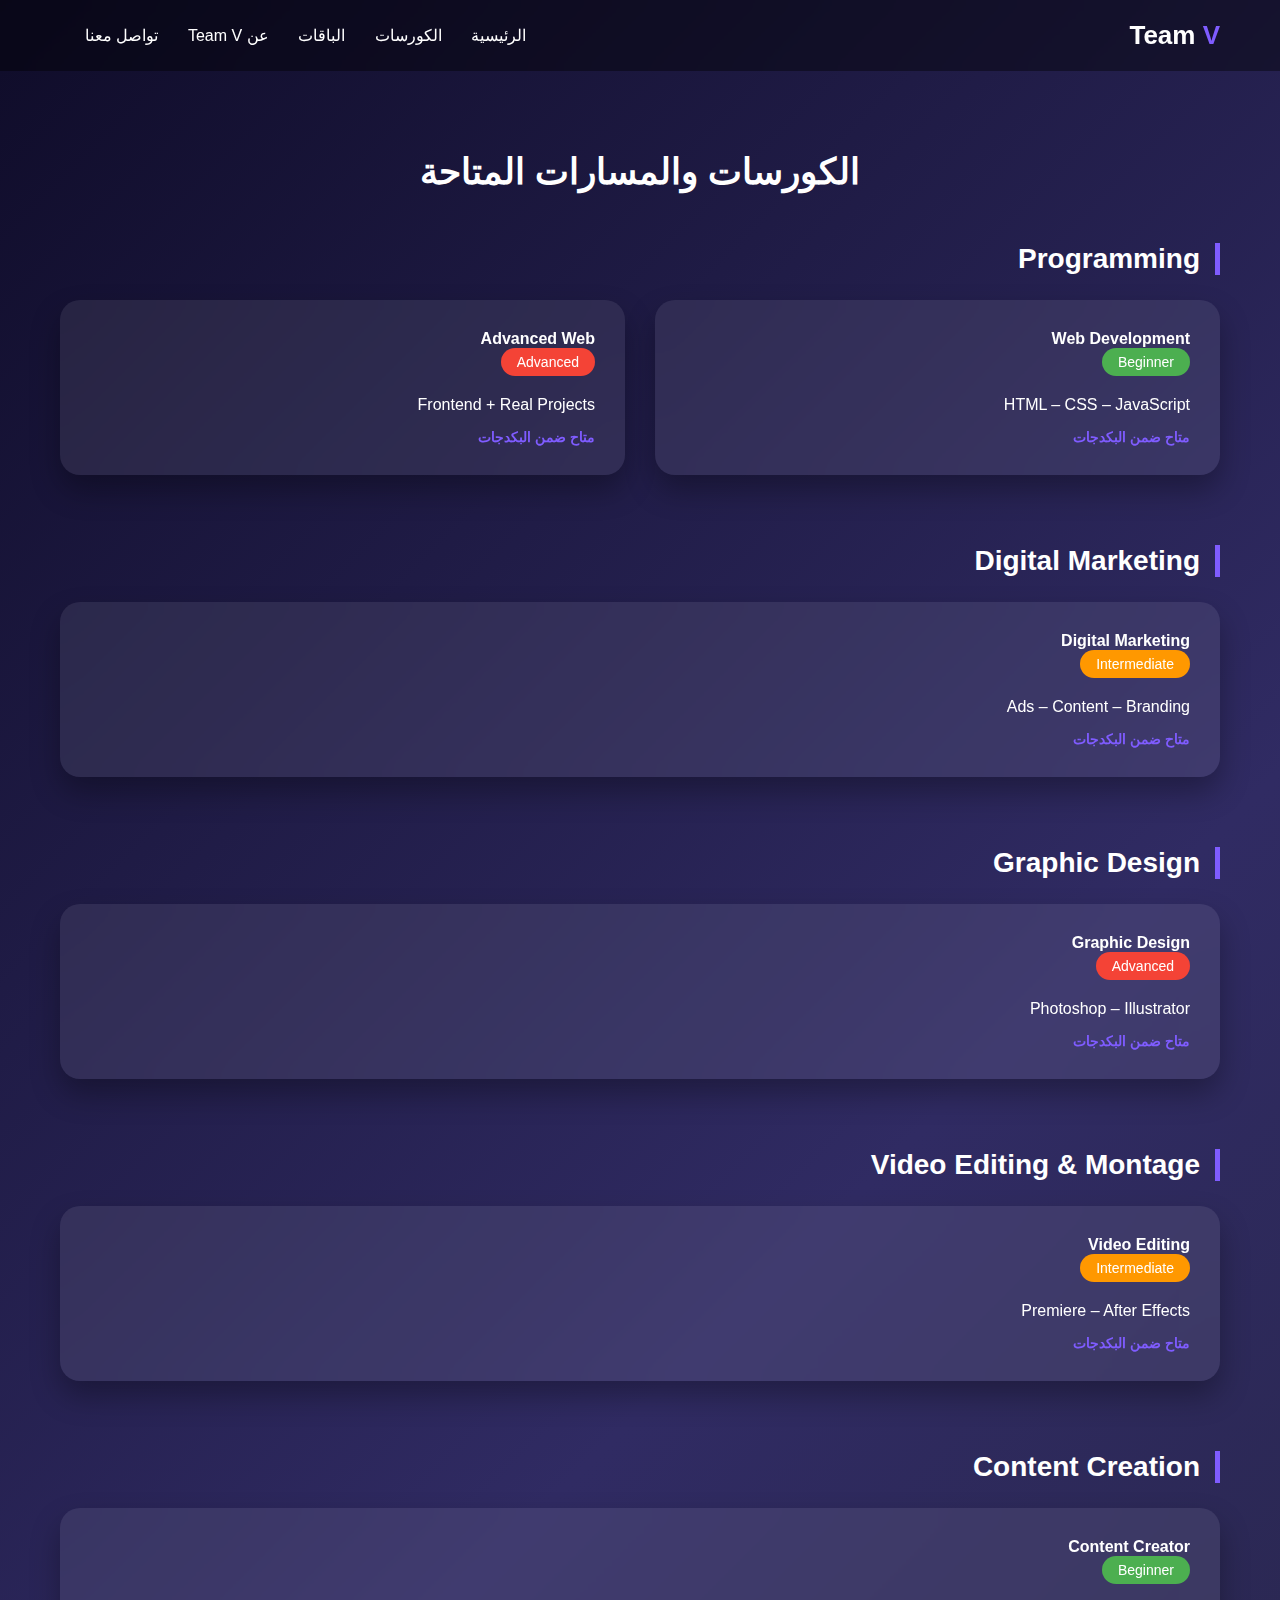
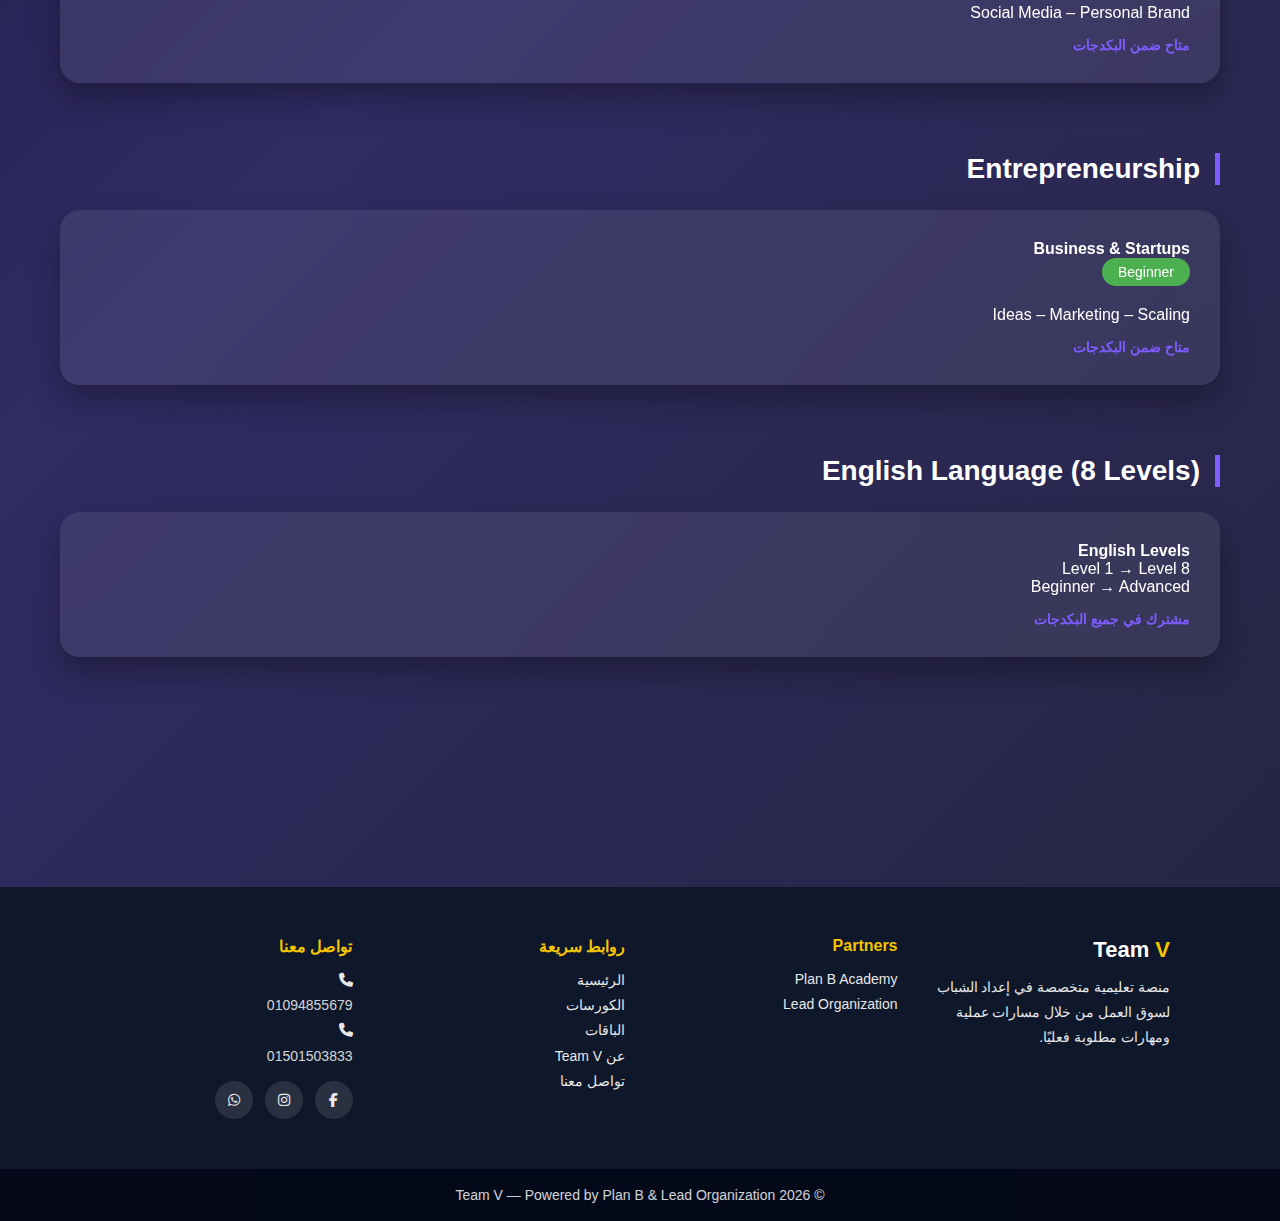
<file: fields.html>
<!DOCTYPE html>
<html lang="ar" dir="rtl">
<head>
  <meta name="viewport" content="width=device-width, initial-scale=1.0">
  <meta charset="UTF-8">
  <title>Team V | Courses</title>
  <link rel="stylesheet" href="style.css">
</head>

<body>

  <!-- Navbar -->
  <header class="navbar">
    <div class="logo">Team <span>V</span></div>
    <nav>
      <a href="index.html">الرئيسية</a>
      <a href="fields.html" class="active">الكورسات</a>
      <a href="packages.html">الباقات</a>
      <a href="apply.html">عن Team V</a>
      <a href="contact.html">تواصل معنا</a>
    </nav>
  </header>

  <!-- Courses Section -->
  <section class="courses">
  <h2>الكورسات والمسارات المتاحة</h2>

  <!-- Programming -->
  <div class="course-category">
    <h3>Programming</h3>

    <div class="courses-grid">
      <div class="course-card">
        <h4>Web Development</h4>
        <span class="level beginner">Beginner</span>
        <p>HTML – CSS – JavaScript</p>
        <p class="included">متاح ضمن البكدجات</p>
      </div>

      <div class="course-card">
        <h4>Advanced Web</h4>
        <span class="level advanced">Advanced</span>
        <p>Frontend + Real Projects</p>
        <p class="included">متاح ضمن البكدجات</p>
      </div>
    </div>
  </div>

  <!-- Digital Marketing -->
  <div class="course-category">
    <h3>Digital Marketing</h3>

    <div class="courses-grid">
      <div class="course-card">
        <h4>Digital Marketing</h4>
        <span class="level intermediate">Intermediate</span>
        <p>Ads – Content – Branding</p>
        <p class="included">متاح ضمن البكدجات</p>
      </div>
    </div>
  </div>

  <!-- Graphic Design -->
  <div class="course-category">
    <h3>Graphic Design</h3>

    <div class="courses-grid">
      <div class="course-card">
        <h4>Graphic Design</h4>
        <span class="level advanced">Advanced</span>
        <p>Photoshop – Illustrator</p>
        <p class="included">متاح ضمن البكدجات</p>
      </div>
    </div>
  </div>

  <!-- Video Editing -->
  <div class="course-category">
    <h3>Video Editing & Montage</h3>

    <div class="courses-grid">
      <div class="course-card">
        <h4>Video Editing</h4>
        <span class="level intermediate">Intermediate</span>
        <p>Premiere – After Effects</p>
        <p class="included">متاح ضمن البكدجات</p>
      </div>
    </div>
  </div>

  <!-- Content Creation -->
  <div class="course-category">
    <h3>Content Creation</h3>

    <div class="courses-grid">
      <div class="course-card">
        <h4>Content Creator</h4>
        <span class="level beginner">Beginner</span>
        <p>Social Media – Personal Brand</p>
        <p class="included">متاح ضمن البكدجات</p>
      </div>
    </div>
  </div>

  <!-- Entrepreneurship -->
  <div class="course-category">
    <h3>Entrepreneurship</h3>

    <div class="courses-grid">
      <div class="course-card">
        <h4>Business & Startups</h4>
        <span class="level beginner">Beginner</span>
        <p>Ideas – Marketing – Scaling</p>
        <p class="included">متاح ضمن البكدجات</p>
      </div>
    </div>
  </div>

  <!-- English Levels -->
  <div class="course-category">
    <h3>English Language (8 Levels)</h3>

    <div class="courses-grid">
      <div class="course-card" style="grid-column: 1 / -1;">
        <h4>English Levels</h4>
        <p>
          Level 1 → Level 8  
          <br>
          Beginner → Advanced
        </p>
        <p class="included">مشترك في جميع البكدجات</p>
      </div>
    </div>
  </div>

</section>





<!-- ===== FOOTER ===== -->
<!-- Font Awesome -->
<link rel="stylesheet" href="https://cdnjs.cloudflare.com/ajax/libs/font-awesome/6.5.0/css/all.min.css">

<footer class="site-footer">

  <div class="footer-container">

    <!-- Brand -->
    <div class="footer-box">
      <h3>Team <span>V</span></h3>
      <p>
        منصة تعليمية متخصصة في إعداد الشباب لسوق العمل  
        من خلال مسارات عملية ومهارات مطلوبة فعليًا.
      </p>
    </div>

    <!-- Partners -->
    <div class="footer-box">
      <h4>Partners</h4>
      <p>Plan B Academy</p>
      <p>Lead Organization</p>
    </div>

    <!-- Links -->
    <div class="footer-box">
      <h4>روابط سريعة</h4>
      <a href="index.html">الرئيسية</a>
      <a href="fields.html">الكورسات</a>
      <a href="packages.html">الباقات</a>
      <a href="apply.html">عن Team V</a>
      <a href="contact.html">تواصل معنا</a>
    </div>

    <!-- Contact & Social -->
    <div class="footer-box">
      <h4>تواصل معنا</h4>

      <p>
        <i class="fa-solid fa-phone"></i>
        <a href="tel:01094855679">01094855679</a>
      </p>
      <p>
        <i class="fa-solid fa-phone"></i>
        <a href="tel:01501503833">01501503833</a>
      </p>

      <div class="social">
        <a href="https://www.facebook.com/hamdy.alrifai1?mibextid=ZbWKwL" target="_blank">
          <i class="fa-brands fa-facebook-f"></i>
        </a>
        <a href="https://www.instagram.com/hamdy.alrifai1?igsh=MWpnaXF2d2hyYnI2Zg==" target="_blank">
          <i class="fa-brands fa-instagram"></i>
        </a>
        <a href="https://wa.me/201094855679" target="_blank">
          <i class="fa-brands fa-whatsapp"></i>
        </a>
      </div>
    </div>

  </div>

  <div class="footer-bottom">
    © 2026 Team V — Powered by Plan B & Lead Organization
  </div>

</footer>

<style>
.site-footer{
  background:#0f172a;
  color:#fff;
  margin-top:80px;
}
.footer-container{
  max-width:1100px;
  margin:auto;
  padding:50px 20px;
  display:grid;
  grid-template-columns:repeat(auto-fit,minmax(220px,1fr));
  gap:30px;
}
.footer-box h3{
  font-size:22px;
  margin-bottom:12px;
}
.footer-box h3 span{
  color:#f5c400;
}
.footer-box h4{
  color:#f5c400;
  margin-bottom:12px;
}
.footer-box p,
.footer-box a{
  font-size:14px;
  line-height:1.8;
  opacity:.9;
  color:#fff;
  text-decoration:none;
  display:block;
}
.footer-box a:hover{
  color:#f5c400;
}

/* Social Icons */
.social{
  display:flex;
  gap:12px;
  margin-top:12px;
}
.social a{
  width:38px;
  height:38px;
  border-radius:50%;
  background:rgba(255,255,255,0.12);
  display:flex;
  align-items:center;
  justify-content:center;
  color:#fff;
  transition:.3s;
}
.social a:hover{
  background:#f5c400;
  color:#000;
}

.footer-bottom{
  text-align:center;
  padding:18px;
  background:#020617;
  font-size:14px;
  opacity:.8;
}
</style>
</body>
</html>
</file>
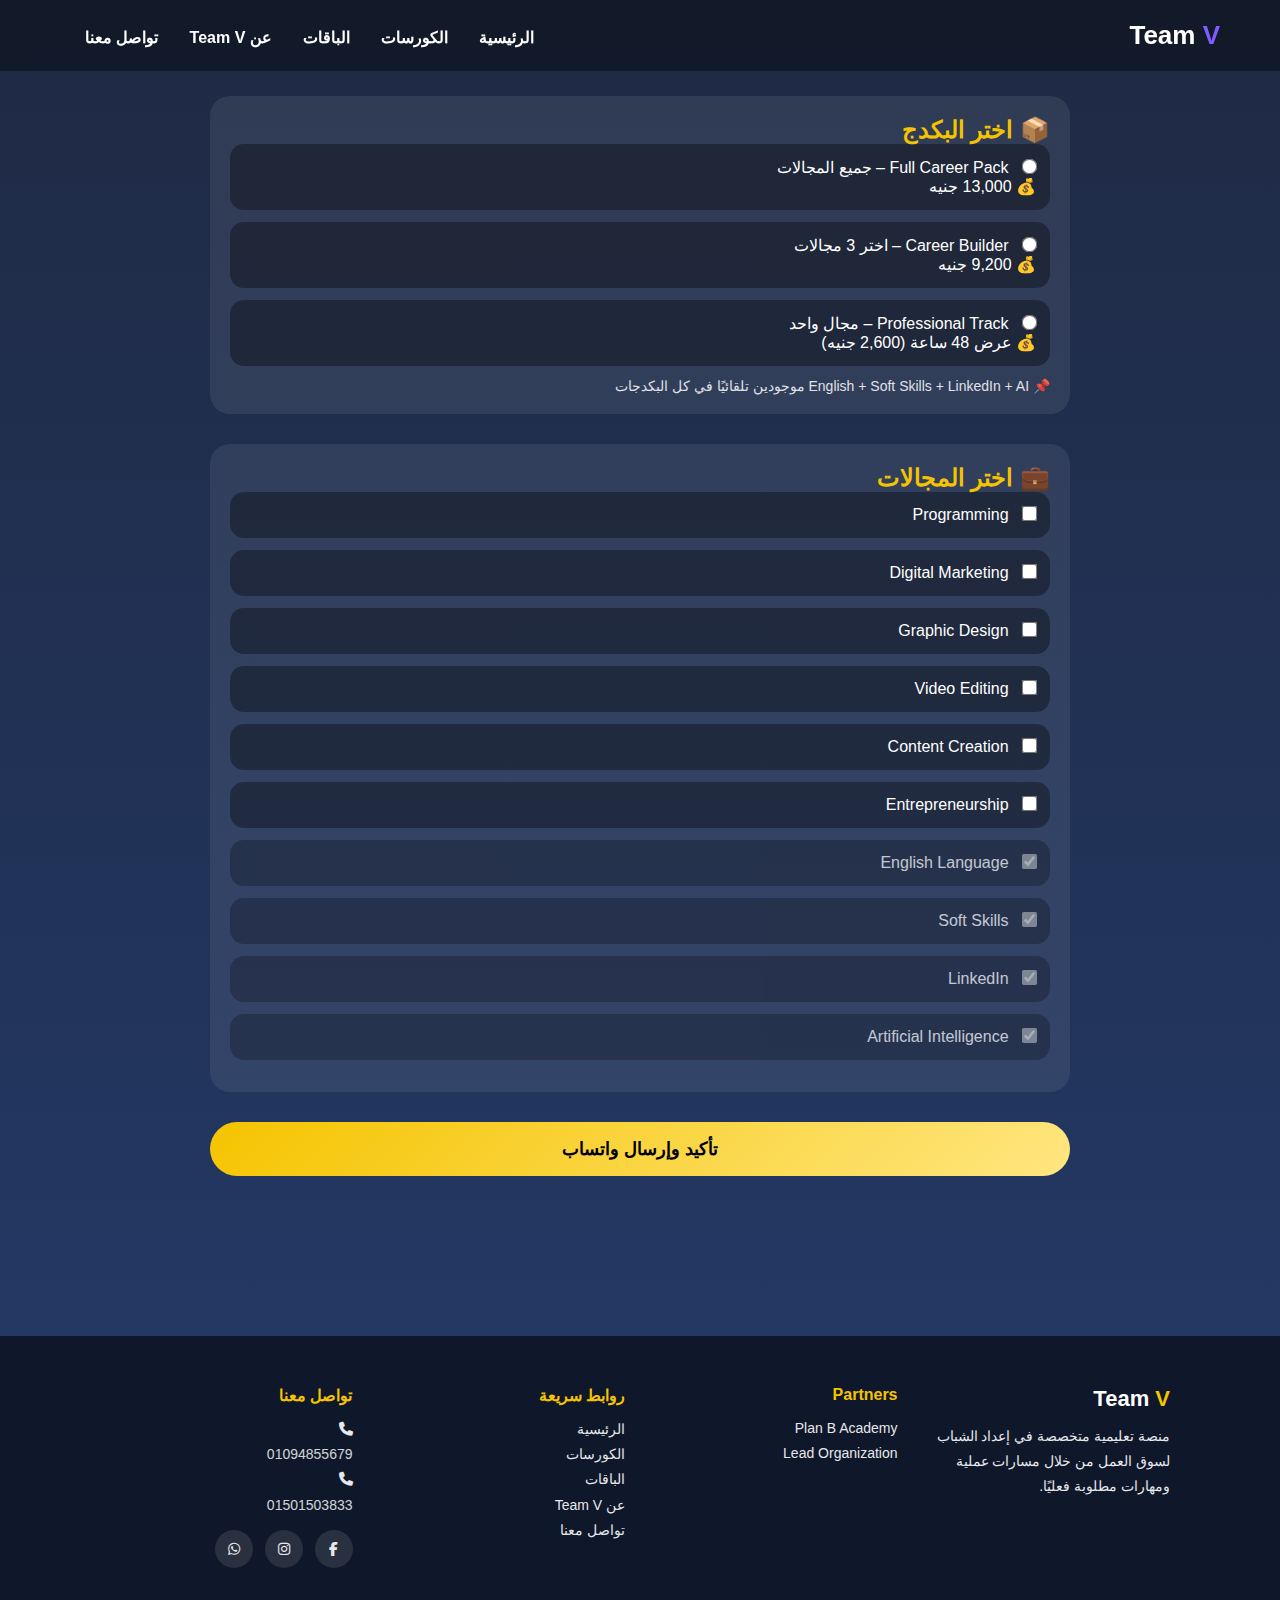
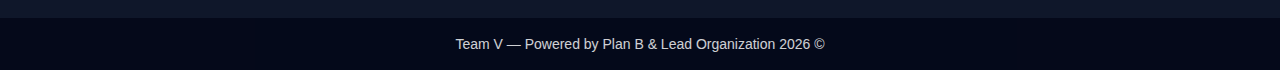
<file: packages.html>
<!DOCTYPE html>
<html lang="ar" dir="rtl">
<head>
  <meta name="viewport" content="width=device-width, initial-scale=1.0">
  <meta charset="UTF-8">
  <title>Team V | Packages</title>
  <link rel="stylesheet" href="style.css">
</head>

<body>

<header class="navbar">
  <div class="logo">Team <span>V</span></div>
  <nav>
    <a href="index.html">الرئيسية</a>
      <a href="fields.html">الكورسات</a>
      <a href="packages.html" class="active">الباقات</a>
      <a href="apply.html">عن Team V</a>
      <a href="contact.html">تواصل معنا</a>
  </nav>
</header>

<!DOCTYPE html>
<html lang="ar" dir="rtl">
<head>
<meta charset="UTF-8">
<title>البكدجات | Team V</title>
<meta name="viewport" content="width=device-width, initial-scale=1.0">

<style>
body{
  margin:0;
  font-family:Cairo,sans-serif;
  background:linear-gradient(180deg,#1f2a44,#243b6b);
  color:#fff;
}
header{
  background:#162038;
  padding:18px;
  text-align:center;
  font-size:22px;
  font-weight:bold;
}
.container{
  max-width:900px;
  margin:auto;
  padding:25px 20px 80px;
}
.box{
  background:rgba(255,255,255,0.08);
  padding:20px;
  border-radius:20px;
  margin-bottom:30px;
}
h2{
  color:#f5c400;
}
label{
  display:block;
  background:rgba(0,0,0,0.35);
  padding:14px;
  border-radius:14px;
  margin-bottom:12px;
  cursor:pointer;
  transition:.3s;
}
label:hover{
  transform:scale(1.02);
}
input{
  margin-left:10px;
  transform:scale(1.2);
}
label.active{
  border:2px solid #f5c400;
  box-shadow:0 0 12px rgba(245,196,0,.6);
}
.fixed{
  opacity:.7;
}
button{
  width:100%;
  padding:16px;
  border:none;
  border-radius:40px;
  background:linear-gradient(135deg,#f5c400,#ffe680);
  font-size:18px;
  font-weight:bold;
  cursor:pointer;
}
.info{
  font-size:14px;
  opacity:.85;
  margin-top:10px;
}
</style>
</head>

<body>



<div class="container">

<div class="box">
<h2>📦 اختر البكدج</h2>

<label>
<input type="radio" name="package" value="full" data-limit="99">
Full Career Pack – جميع المجالات  
<br>💰 13,000 جنيه
</label>

<label>
<input type="radio" name="package" value="career" data-limit="3">
Career Builder – اختر 3 مجالات  
<br>💰 9,200 جنيه
</label>

<label>
<input type="radio" name="package" value="pro" data-limit="1">
Professional Track – مجال واحد  
<br>💰 عرض 48 ساعة (2,600 جنيه)
</label>

<p class="info">
📌 English + Soft Skills + LinkedIn + AI  
موجودين تلقائيًا في كل البكدجات
</p>
</div>

<div class="box">
<h2>💼 اختر المجالات</h2>

<label><input type="checkbox" value="Programming"> Programming</label>
<label><input type="checkbox" value="Digital Marketing"> Digital Marketing</label>
<label><input type="checkbox" value="Graphic Design"> Graphic Design</label>
<label><input type="checkbox" value="Video Editing"> Video Editing</label>
<label><input type="checkbox" value="Content Creation"> Content Creation</label>
<label><input type="checkbox" value="Entrepreneurship"> Entrepreneurship</label>

<label class="fixed"><input type="checkbox" checked disabled> English Language</label>
<label class="fixed"><input type="checkbox" checked disabled> Soft Skills</label>
<label class="fixed"><input type="checkbox" checked disabled> LinkedIn</label>
<label class="fixed"><input type="checkbox" checked disabled> Artificial Intelligence</label>

</div>

<button onclick="sendWhatsApp()">تأكيد وإرسال واتساب</button>

</div>

<script>
const packageInputs = document.querySelectorAll('input[name="package"]');
const fieldInputs = document.querySelectorAll('.box input[type="checkbox"]:not([disabled])');

// تحميل البيانات المحفوظة
window.onload = () => {
  const savedPackage = localStorage.getItem("package");
  const savedFields = JSON.parse(localStorage.getItem("fields") || "[]");

  if(savedPackage){
    document.querySelector(`input[value="${savedPackage}"]`).checked = true;
    highlight();
  }
  savedFields.forEach(val=>{
    fieldInputs.forEach(f=>{
      if(f.value === val) f.checked = true;
    });
  });
};

packageInputs.forEach(p=>{
  p.addEventListener("change",()=>{
    localStorage.setItem("package",p.value);
    fieldInputs.forEach(f=>f.checked=false);
    localStorage.removeItem("fields");
    highlight();
  });
});

fieldInputs.forEach(f=>{
  f.addEventListener("change",()=>{
    const selectedPackage = document.querySelector('input[name="package"]:checked');
    if(!selectedPackage){
      alert("اختار البكدج الأول");
      f.checked=false;
      return;
    }

    const limit = parseInt(selectedPackage.dataset.limit);
    const checked = document.querySelectorAll('.box input[type="checkbox"]:checked:not([disabled])');

    if(checked.length > limit){
      f.checked=false;
      alert(`مسموح باختيار ${limit} مجالات فقط`);
      return;
    }

    localStorage.setItem("fields",JSON.stringify(
      Array.from(checked).map(i=>i.value)
    ));
    highlight();
  });
});

function highlight(){
  document.querySelectorAll("label").forEach(l=>l.classList.remove("active"));
  document.querySelectorAll("input:checked").forEach(i=>{
    i.parentElement.classList.add("active");
  });
}

function sendWhatsApp(){
  const phone = "201094855679";
  const pkg = document.querySelector('input[name="package"]:checked');
  const fields = document.querySelectorAll('.box input[type="checkbox"]:checked');

  if(!pkg){ alert("اختار البكدج"); return; }

  let pkgName = pkg.value === "full" ? "Full Career Pack" :
                pkg.value === "career" ? "Career Builder" :
                "Professional Track";

  let msg = `مرحبا Team V 👋\n\n📦 البكدج:\n${pkgName}\n\n💼 المجالات:\n`;

  fields.forEach(f=> msg += `- ${f.value}\n`);

  msg += "\nجاهز للتواصل 🙌";

  window.open(`https://wa.me/${phone}?text=${encodeURIComponent(msg)}`,"_blank");
}
</script>

<!-- ===== FOOTER ===== -->
<!-- Font Awesome -->
<link rel="stylesheet" href="https://cdnjs.cloudflare.com/ajax/libs/font-awesome/6.5.0/css/all.min.css">

<footer class="site-footer">

  <div class="footer-container">

    <!-- Brand -->
    <div class="footer-box">
      <h3>Team <span>V</span></h3>
      <p>
        منصة تعليمية متخصصة في إعداد الشباب لسوق العمل  
        من خلال مسارات عملية ومهارات مطلوبة فعليًا.
      </p>
    </div>

    <!-- Partners -->
    <div class="footer-box">
      <h4>Partners</h4>
      <p>Plan B Academy</p>
      <p>Lead Organization</p>
    </div>

    <!-- Links -->
    <div class="footer-box">
      <h4>روابط سريعة</h4>
      <a href="index.html">الرئيسية</a>
      <a href="fields.html">الكورسات</a>
      <a href="packages.html">الباقات</a>
      <a href="apply.html">عن Team V</a>
      <a href="contact.html">تواصل معنا</a>
    </div>

    <!-- Contact & Social -->
    <div class="footer-box">
      <h4>تواصل معنا</h4>

      <p>
        <i class="fa-solid fa-phone"></i>
        <a href="tel:01094855679">01094855679</a>
      </p>
      <p>
        <i class="fa-solid fa-phone"></i>
        <a href="tel:01501503833">01501503833</a>
      </p>

      <div class="social">
        <a href="https://www.facebook.com/hamdy.alrifai1?mibextid=ZbWKwL" target="_blank">
          <i class="fa-brands fa-facebook-f"></i>
        </a>
        <a href="https://www.instagram.com/hamdy.alrifai1?igsh=MWpnaXF2d2hyYnI2Zg==" target="_blank">
          <i class="fa-brands fa-instagram"></i>
        </a>
        <a href="https://wa.me/201094855679" target="_blank">
          <i class="fa-brands fa-whatsapp"></i>
        </a>
      </div>
    </div>

  </div>

  <div class="footer-bottom">
    © 2026 Team V — Powered by Plan B & Lead Organization
  </div>

</footer>

<style>
.site-footer{
  background:#0f172a;
  color:#fff;
  margin-top:80px;
}
.footer-container{
  max-width:1100px;
  margin:auto;
  padding:50px 20px;
  display:grid;
  grid-template-columns:repeat(auto-fit,minmax(220px,1fr));
  gap:30px;
}
.footer-box h3{
  font-size:22px;
  margin-bottom:12px;
}
.footer-box h3 span{
  color:#f5c400;
}
.footer-box h4{
  color:#f5c400;
  margin-bottom:12px;
}
.footer-box p,
.footer-box a{
  font-size:14px;
  line-height:1.8;
  opacity:.9;
  color:#fff;
  text-decoration:none;
  display:block;
}
.footer-box a:hover{
  color:#f5c400;
}

/* Social Icons */
.social{
  display:flex;
  gap:12px;
  margin-top:12px;
}
.social a{
  width:38px;
  height:38px;
  border-radius:50%;
  background:rgba(255,255,255,0.12);
  display:flex;
  align-items:center;
  justify-content:center;
  color:#fff;
  transition:.3s;
}
.social a:hover{
  background:#f5c400;
  color:#000;
}

.footer-bottom{
  text-align:center;
  padding:18px;
  background:#020617;
  font-size:14px;
  opacity:.8;
}
</style>

</body>
</html>
</file>
<file: style.css>
* {
  margin: 0;
  padding: 0;
  box-sizing: border-box;
  font-family: 'Cairo', sans-serif;
}

body {
  background: linear-gradient(135deg, #0f0c29, #302b63, #24243e);
  color: #fff;
  min-height: 100vh;
}

/* Navbar */
.navbar {
  display: flex;
  justify-content: space-between;
  align-items: center;
  padding: 20px 60px;
  background: rgba(0,0,0,0.4);
  backdrop-filter: blur(10px);
}

.logo {
  font-size: 26px;
  font-weight: bold;
}

.logo span {
  color: #7f5cff;
}

.navbar nav a {
  margin-left: 25px;
  text-decoration: none;
  color: #fff;
  font-size: 16px;
  transition: 0.3s;
}

.navbar nav a:hover {
  color: #7f5cff;
}

/* Hero */
.hero {
  text-align: center;
  margin-top: 120px;
  padding: 20px;
}

.hero h1 {
  font-size: 42px;
  margin-bottom: 15px;
}

.hero p {
  font-size: 18px;
  opacity: 0.9;
}

.hero-buttons {
  margin-top: 30px;
}

.btn {
  padding: 14px 30px;
  border-radius: 30px;
  text-decoration: none;
  margin: 10px;
  display: inline-block;
}

.primary {
  background: #7f5cff;
  color: white;
}

.secondary {
  border: 2px solid #7f5cff;
  color: #fff;
} 




















/* Courses Page */
.courses {
  padding: 80px 60px;
  text-align: center;
}

.courses h2 {
  font-size: 36px;
  margin-bottom: 50px;
}

.courses-grid {
  display: grid;
  grid-template-columns: repeat(auto-fit, minmax(280px, 1fr));
  gap: 30px;
}

/* Course Card */
.course-card {
  background: rgba(255,255,255,0.08);
  border-radius: 20px;
  padding: 30px;
  backdrop-filter: blur(15px);
  transition: 0.4s;
  box-shadow: 0 15px 30px rgba(0,0,0,0.3);
}

.course-card:hover {
  transform: translateY(-12px) scale(1.02);
}

.course-card h3 {
  font-size: 22px;
  margin-bottom: 15px;
}

/* Level Badges */
.level {
  padding: 6px 16px;
  border-radius: 20px;
  font-size: 14px;
  display: inline-block;
  margin-bottom: 20px;
}

.beginner {
  background: #4caf50;
}

.intermediate {
  background: #ff9800;
}

.advanced {
  background: #f44336;
}

/* Price */
.price {
  margin: 20px 0;
}

.price del {
  opacity: 0.6;
  margin-left: 10px;
}

.price strong {
  font-size: 20px;
  color: #7f5cff;
}

/* Active link */
.active {
  color: #7f5cff;
}

/* Course Category */
.course-category {
  margin-bottom: 70px;
  text-align: right;
}

.course-category h3 {
  font-size: 28px;
  margin-bottom: 25px;
  color: #fff;
  border-right: 5px solid #7f5cff;
  padding-right: 15px;
}

/* Included text */
.included {
  margin-top: 15px;
  font-size: 14px;
  color: #7f5cff;
  font-weight: bold;
}






















/* Packages */
.packages {
  padding: 80px 60px;
  text-align: center;
}

.packages h2 {
  font-size: 36px;
  margin-bottom: 50px;
}

.packages-grid {
  display: grid;
  grid-template-columns: repeat(auto-fit, minmax(300px, 1fr));
  gap: 30px;
}

/* Package Card */
.package-card {
  background: rgba(255,255,255,0.08);
  padding: 35px;
  border-radius: 22px;
  backdrop-filter: blur(15px);
  transition: 0.4s;
  box-shadow: 0 20px 35px rgba(0,0,0,0.35);
}

.package-card:hover {
  transform: translateY(-12px);
}

.package-card h3 {
  font-size: 24px;
  margin-bottom: 15px;
  color: #7f5cff;
}

.package-card p {
  font-size: 15px;
  line-height: 1.8;
  opacity: 0.9;
}

.package-card .price {
  margin: 25px 0;
}

.package-card del {
  opacity: 0.5;
  display: block;
}

.package-card strong {
  font-size: 22px;
}

/* Highlight offer */
.highlight {
  border: 2px solid #7f5cff;
}

.offer {
  display: block;
  margin-top: 8px;
  color: #ffcc00;
  font-size: 14px;
}

/* Note */
.note {
  margin-top: 40px;
  font-size: 15px;
  opacity: 0.85;
}











/* About Page */
.about {
  padding: 80px 60px;
  text-align: center;
}

.about h2 {
  font-size: 36px;
  margin-bottom: 30px;
}

.about-text {
  max-width: 900px;
  margin: auto;
  font-size: 17px;
  line-height: 1.9;
  opacity: 0.9;
}

.about-cards {
  margin-top: 60px;
  display: grid;
  grid-template-columns: repeat(auto-fit, minmax(280px, 1fr));
  gap: 30px;
}

.about-card {
  background: rgba(255,255,255,0.08);
  padding: 35px;
  border-radius: 22px;
  backdrop-filter: blur(15px);
  box-shadow: 0 15px 30px rgba(0,0,0,0.35);
  transition: 0.4s;
}

.about-card:hover {
  transform: translateY(-10px);
}

.about-card h3 {
  margin-bottom: 15px;
  color: #7f5cff;
}













/* Contact Page */
.contact {
  padding: 80px 60px;
  text-align: center;
}

.contact h2 {
  font-size: 36px;
  margin-bottom: 10px;
}

.contact p {
  opacity: 0.9;
  margin-bottom: 50px;
}

.contact-grid {
  display: grid;
  grid-template-columns: repeat(auto-fit, minmax(300px, 1fr));
  gap: 40px;
  max-width: 1000px;
  margin: auto;
}

/* Form */
.contact-form {
  background: rgba(255,255,255,0.08);
  padding: 35px;
  border-radius: 22px;
  backdrop-filter: blur(15px);
}

.contact-form input,
.contact-form textarea {
  width: 100%;
  padding: 14px;
  margin-bottom: 18px;
  border-radius: 12px;
  border: none;
  outline: none;
  font-size: 15px;
}

/* WhatsApp */
.contact-info {
  background: rgba(255,255,255,0.08);
  padding: 35px;
  border-radius: 22px;
  backdrop-filter: blur(15px);
}

.contact-info h3 {
  margin-bottom: 15px;
  color: #7f5cff;
}

.whatsapp {
  display: block;
  margin: 15px auto;
  padding: 14px;
  border-radius: 30px;
  background: #25d366;
  color: white;
  text-decoration: none;
  font-size: 16px;
  width: fit-content;
}










/* Register Form */
.register {
  min-height: 100vh;
  background: radial-gradient(circle at top, #222, #000);
  padding: 40px 20px;
  text-align: center;
}

.register h2 {
  color: #f5c400;
  margin-bottom: 30px;
}

.register form {
  max-width: 420px;
  margin: auto;
}

.register label {
  display: block;
  text-align: right;
  color: #f5c400;
  margin: 18px 0 8px;
  font-size: 15px;
}

.register input,
.register select {
  width: 100%;
  padding: 16px;
  border-radius: 20px;
  border: none;
  outline: none;
  background: #111;
  color: #fff;
  font-size: 15px;
  box-shadow: inset 0 0 10px rgba(255,255,255,0.05);
}

/* Button */
.full {
  width: 100%;
  margin-top: 30px;
  padding: 18px;
  font-size: 18px;
  border-radius: 30px;
  background: linear-gradient(135deg, #f5c400, #ffdd55);
  color: #000;
  font-weight: bold;
}

























/* Fields Section */
.fields {
  padding: 80px 20px;
  text-align: center;
}

.fields h2 {
  font-size: 36px;
  margin-bottom: 50px;
  color: #f5c400;
}

.fields-grid {
  display: grid;
  grid-template-columns: repeat(auto-fit, minmax(160px, 1fr));
  gap: 25px;
  max-width: 1100px;
  margin: auto;
}

.field-card {
  background: rgba(255,255,255,0.08);
  border-radius: 20px;
  overflow: hidden;
  box-shadow: 0 15px 30px rgba(0,0,0,0.4);
  transition: 0.4s;
}

.field-card:hover {
  transform: translateY(-10px) scale(1.03);
}

.field-card img {
  width: 100%;
  height: 140px;
  object-fit: cover;
}

.field-card h3 {
  padding: 15px 10px;
  font-size: 16px;
  color: #fff;
}













/* Vertical Fields */
.fields {
  padding: 70px 20px;
  text-align: center;
}

.fields h2 {
  font-size: 34px;
  margin-bottom: 40px;
  color: #f5c400;
}

.fields-list {
  max-width: 600px;
  margin: auto;
}

.field-row {
  background: rgba(255,255,255,0.08);
  border-radius: 20px;
  margin-bottom: 25px;
  overflow: hidden;
  box-shadow: 0 15px 30px rgba(0,0,0,0.4);
  transition: 0.4s;
}

.field-row:hover {
  transform: translateY(-8px);
}

.field-row img {
  width: 100%;
  height: 180px;
  object-fit: cover;
}

.field-row h3 {
  padding: 15px;
  font-size: 18px;
  color: #fff;
}
















.timeline-section{
  max-width:1100px;
  margin:120px auto;
  padding:0 20px;
  color:#fff;
}
.timeline-section h2{
  text-align:center;
  color:#f5c400;
  font-size:30px;
}
.timeline-subtitle{
  text-align:center;
  opacity:.9;
  margin:10px 0 70px;
}
.timeline{
  position:relative;
  display:flex;
  flex-direction:column;
  gap:50px;
}
.timeline::before{
  content:"";
  position:absolute;
  right:22px;
  top:0;
  width:4px;
  height:100%;
  background:rgba(255,255,255,0.2);
}
.timeline-item{
  display:flex;
  gap:30px;
  align-items:flex-start;
}
.timeline-icon{
  min-width:48px;
  height:48px;
  border-radius:50%;
  background:#f5c400;
  color:#000;
  display:flex;
  align-items:center;
  justify-content:center;
  font-size:20px;
  z-index:1;
}
.timeline-content{
  background:rgba(255,255,255,0.08);
  padding:20px;
  border-radius:18px;
}
.timeline-content h3{
  margin-bottom:8px;
}
.timeline-content p{
  font-size:14px;
  opacity:.9;
}




.fields {
  padding: 70px 20px;
  text-align: center;
}

.fields h2 {
  font-size: 34px;
  margin-bottom: 40px;
  color: #f5c400;
}

.fields-list {
  max-width: 600px;
  margin: auto;
}

.field-row {
  display: block;
  text-decoration: none;
  background: rgba(255,255,255,0.08);
  border-radius: 20px;
  margin-bottom: 25px;
  overflow: hidden;
  box-shadow: 0 15px 30px rgba(0,0,0,0.4);
  transition: 0.35s;
}

.field-row:hover {
  transform: translateY(-8px) scale(1.01);
}

.field-row img {
  width: 100%;
  height: 180px;
  object-fit: cover;
}

.field-row h3 {
  padding: 15px;
  font-size: 18px;
  color: #fff;
}




























































.stats-section{
  max-width:1100px;
  margin:120px auto;
  padding:0 20px;
  display:grid;
  grid-template-columns:repeat(auto-fit,minmax(220px,1fr));
  gap:40px;
  text-align:center;
  color:#fff;
}
.stat-circle{
  width:90px;
  height:90px;
  border-radius:50%;
  background:rgba(255,255,255,0.15);
  display:flex;
  align-items:center;
  justify-content:center;
  margin:0 auto 15px;
}
.stat-circle i{
  font-size:34px;
}
.stat-box h3{
  font-size:42px;
}
.stat-box p{
  opacity:.9;
}


















/* 📱 Mobile Responsive */
@media (max-width: 768px) {

  /* Navbar */
  .navbar {
    flex-direction: column;
    padding: 15px;
  }

  .navbar nav {
    margin-top: 15px;
  }

  .navbar nav a {
    margin: 8px;
    display: inline-block;
    font-size: 14px;
  }

  /* Titles */
  .hero h1 {
    font-size: 28px;
  }

  .courses h2,
  .packages h2 {
    font-size: 26px;
  }

  .course-category h3 {
    font-size: 22px;
  }

  /* Cards */
  .course-card,
  .package-card {
    padding: 25px;
  }

  .courses {
    padding: 40px 20px;
  }

  .packages {
    padding: 40px 20px;
  }

  /* Price */
  .price strong {
    font-size: 18px;
  }
}
</file>
